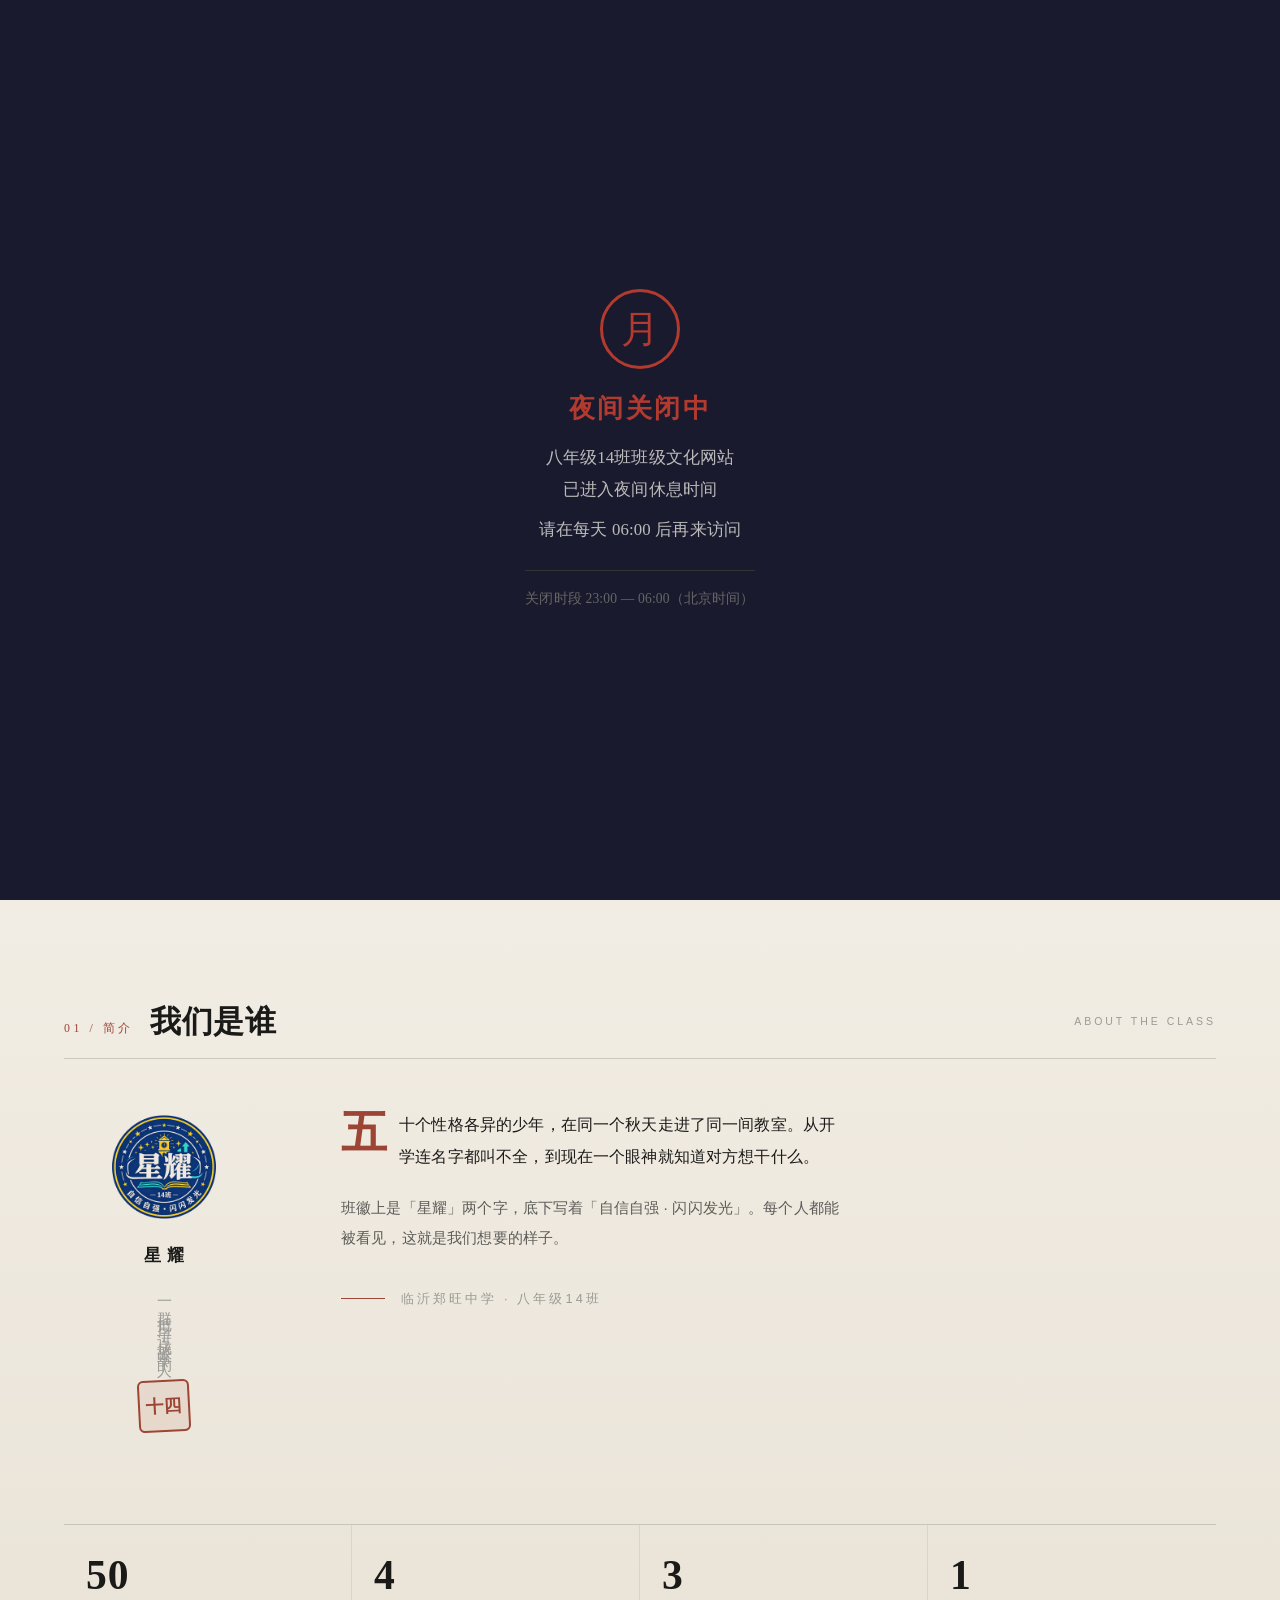
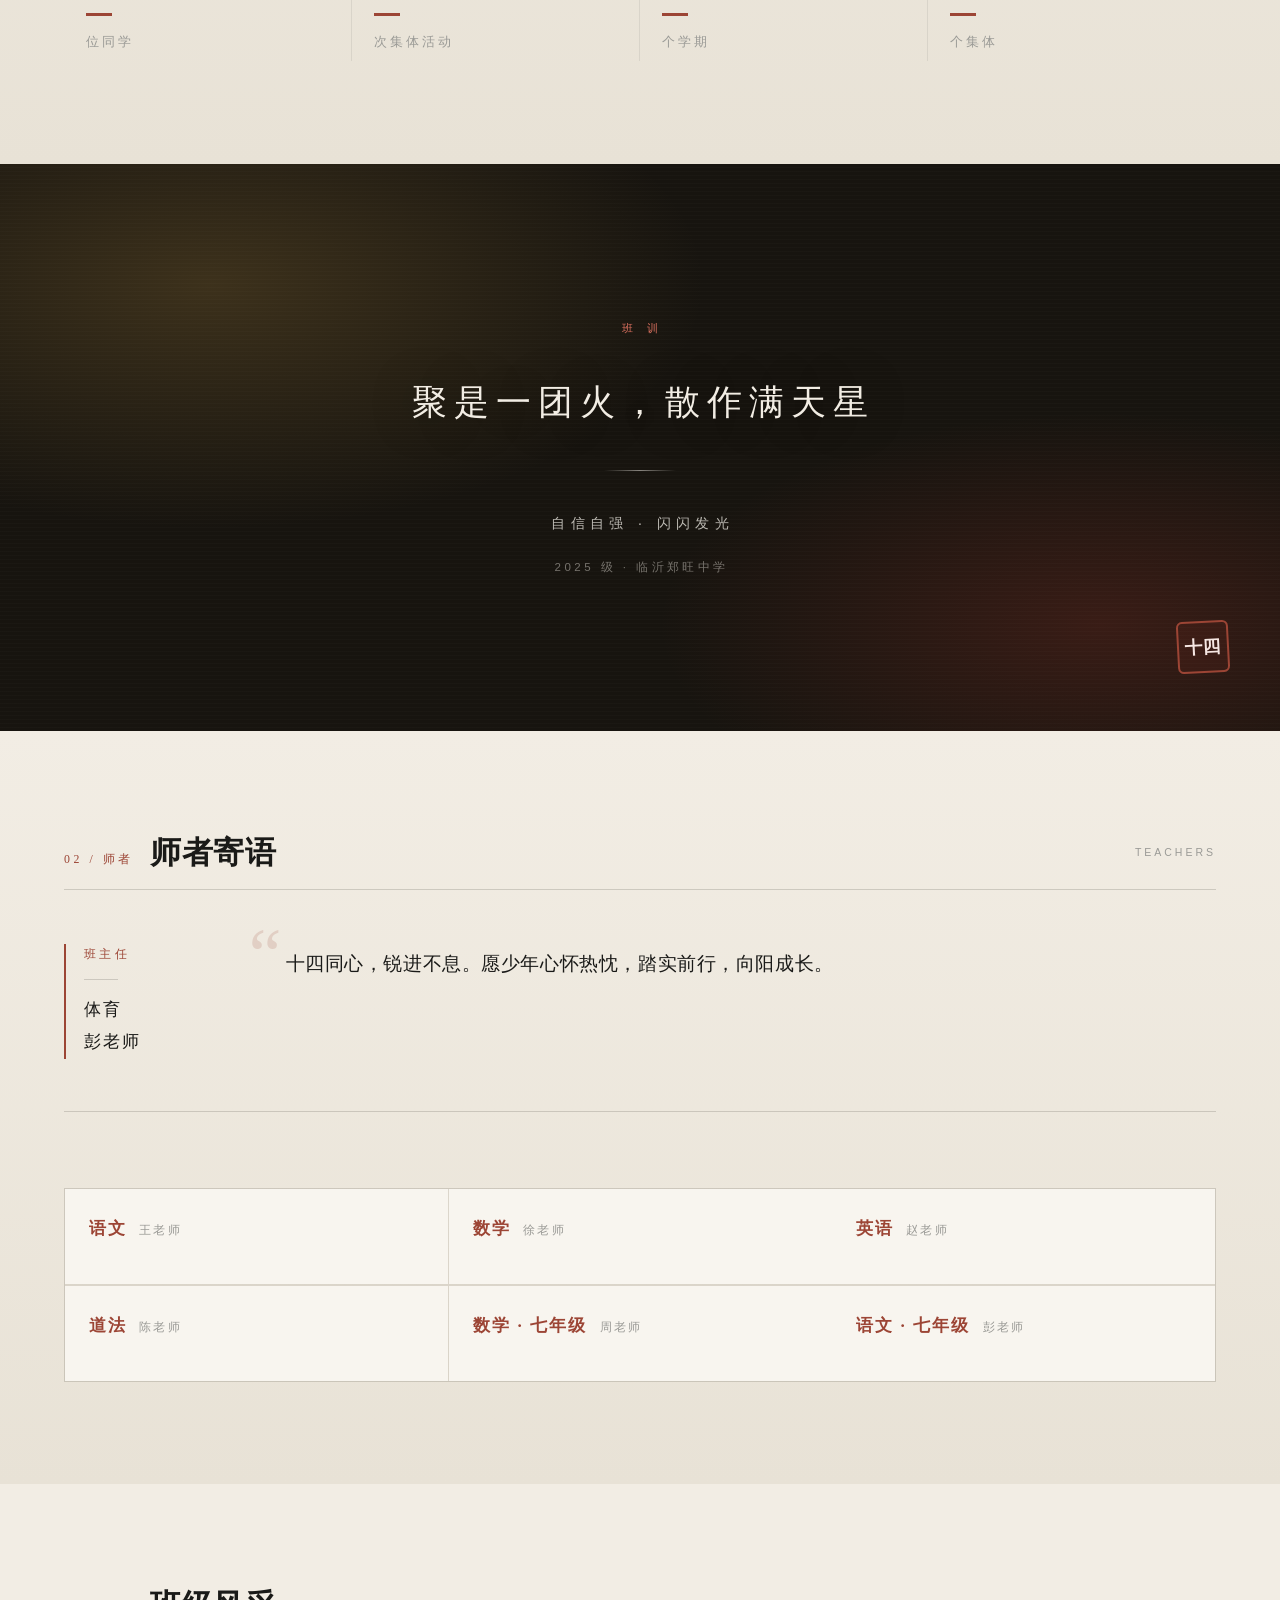
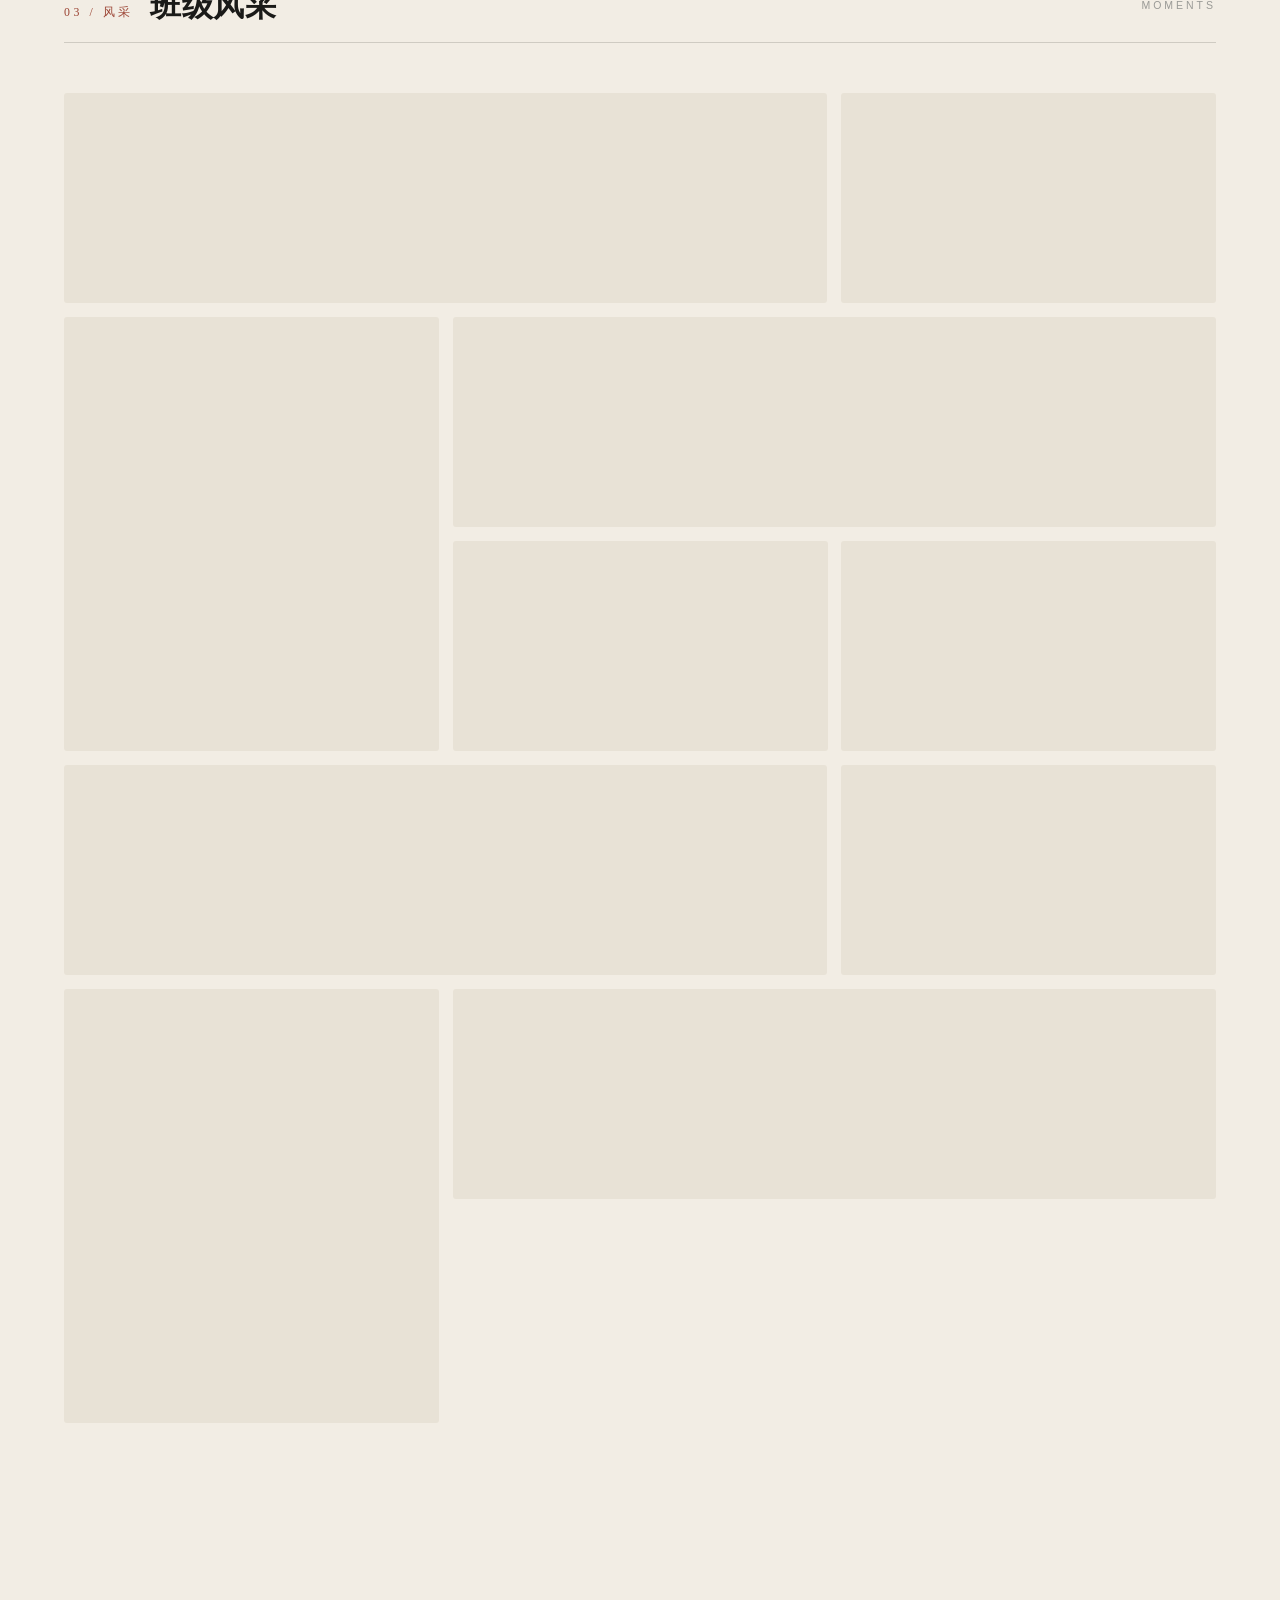
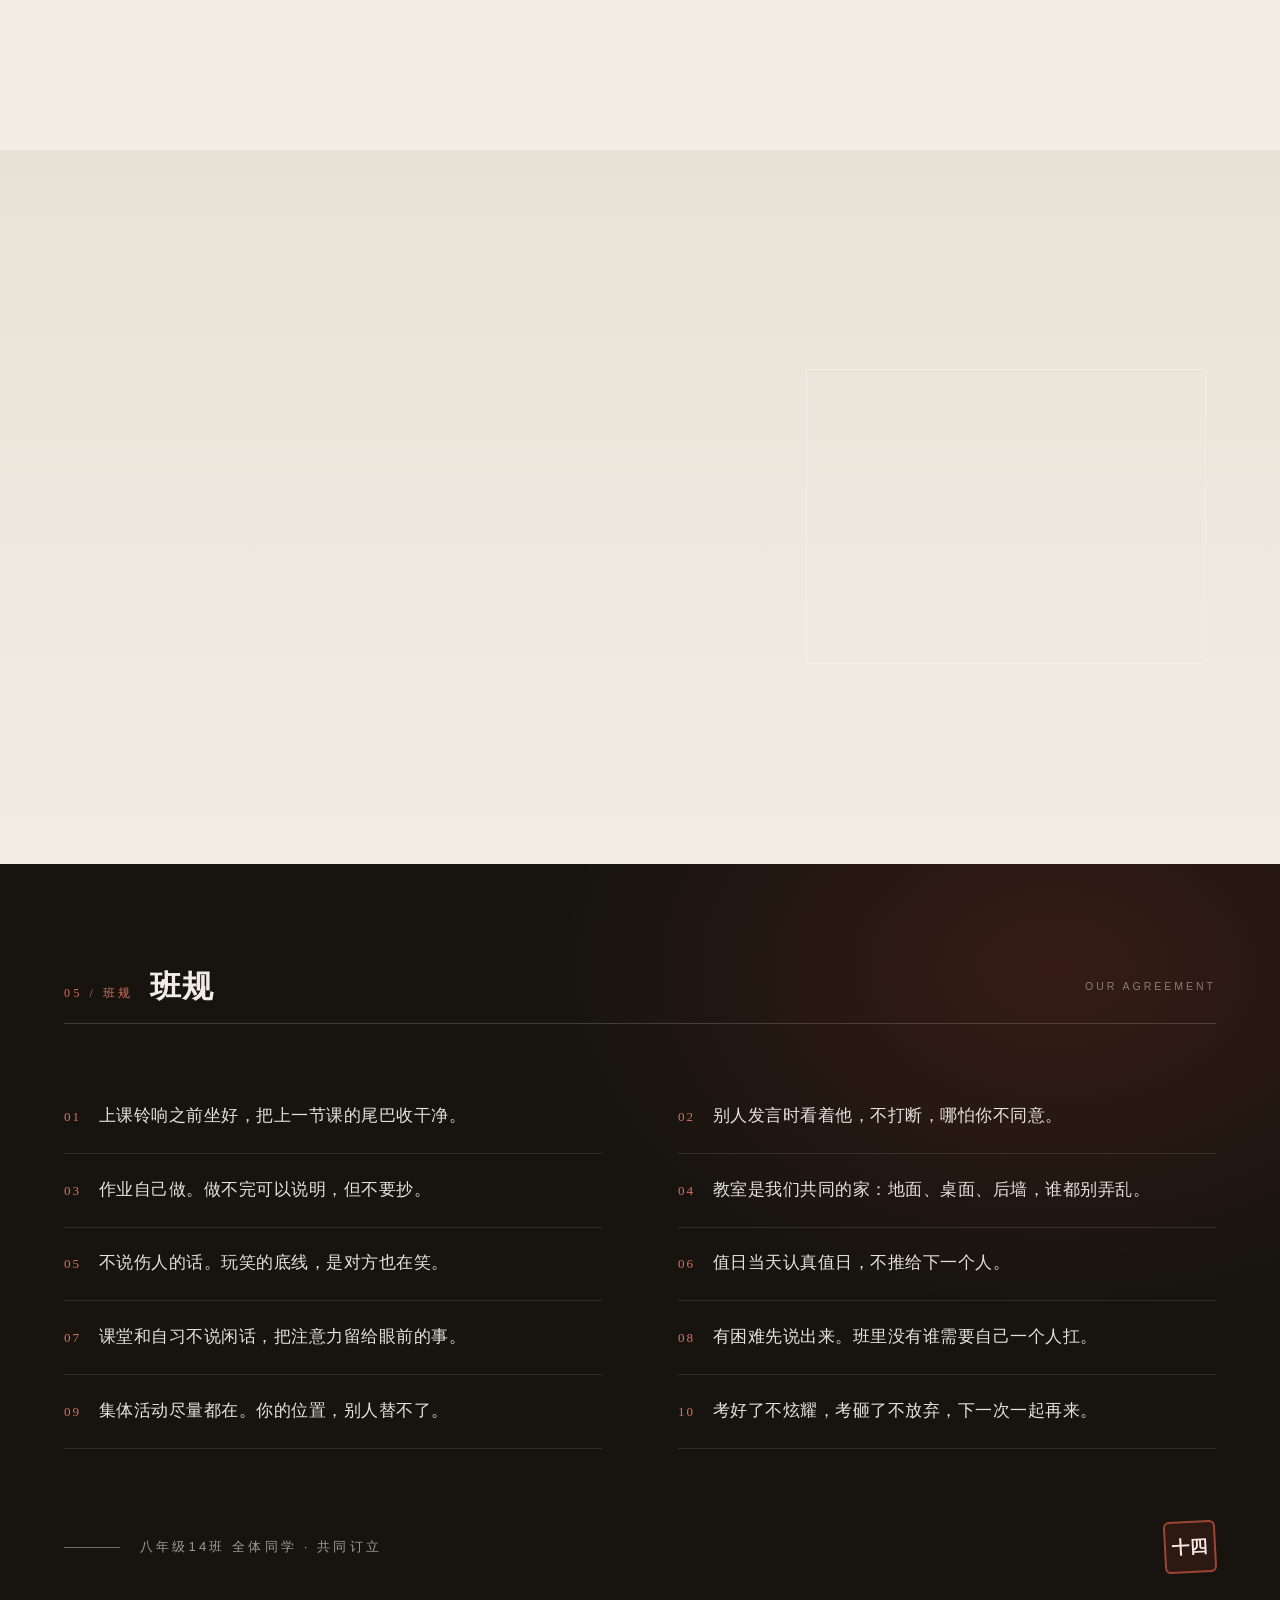
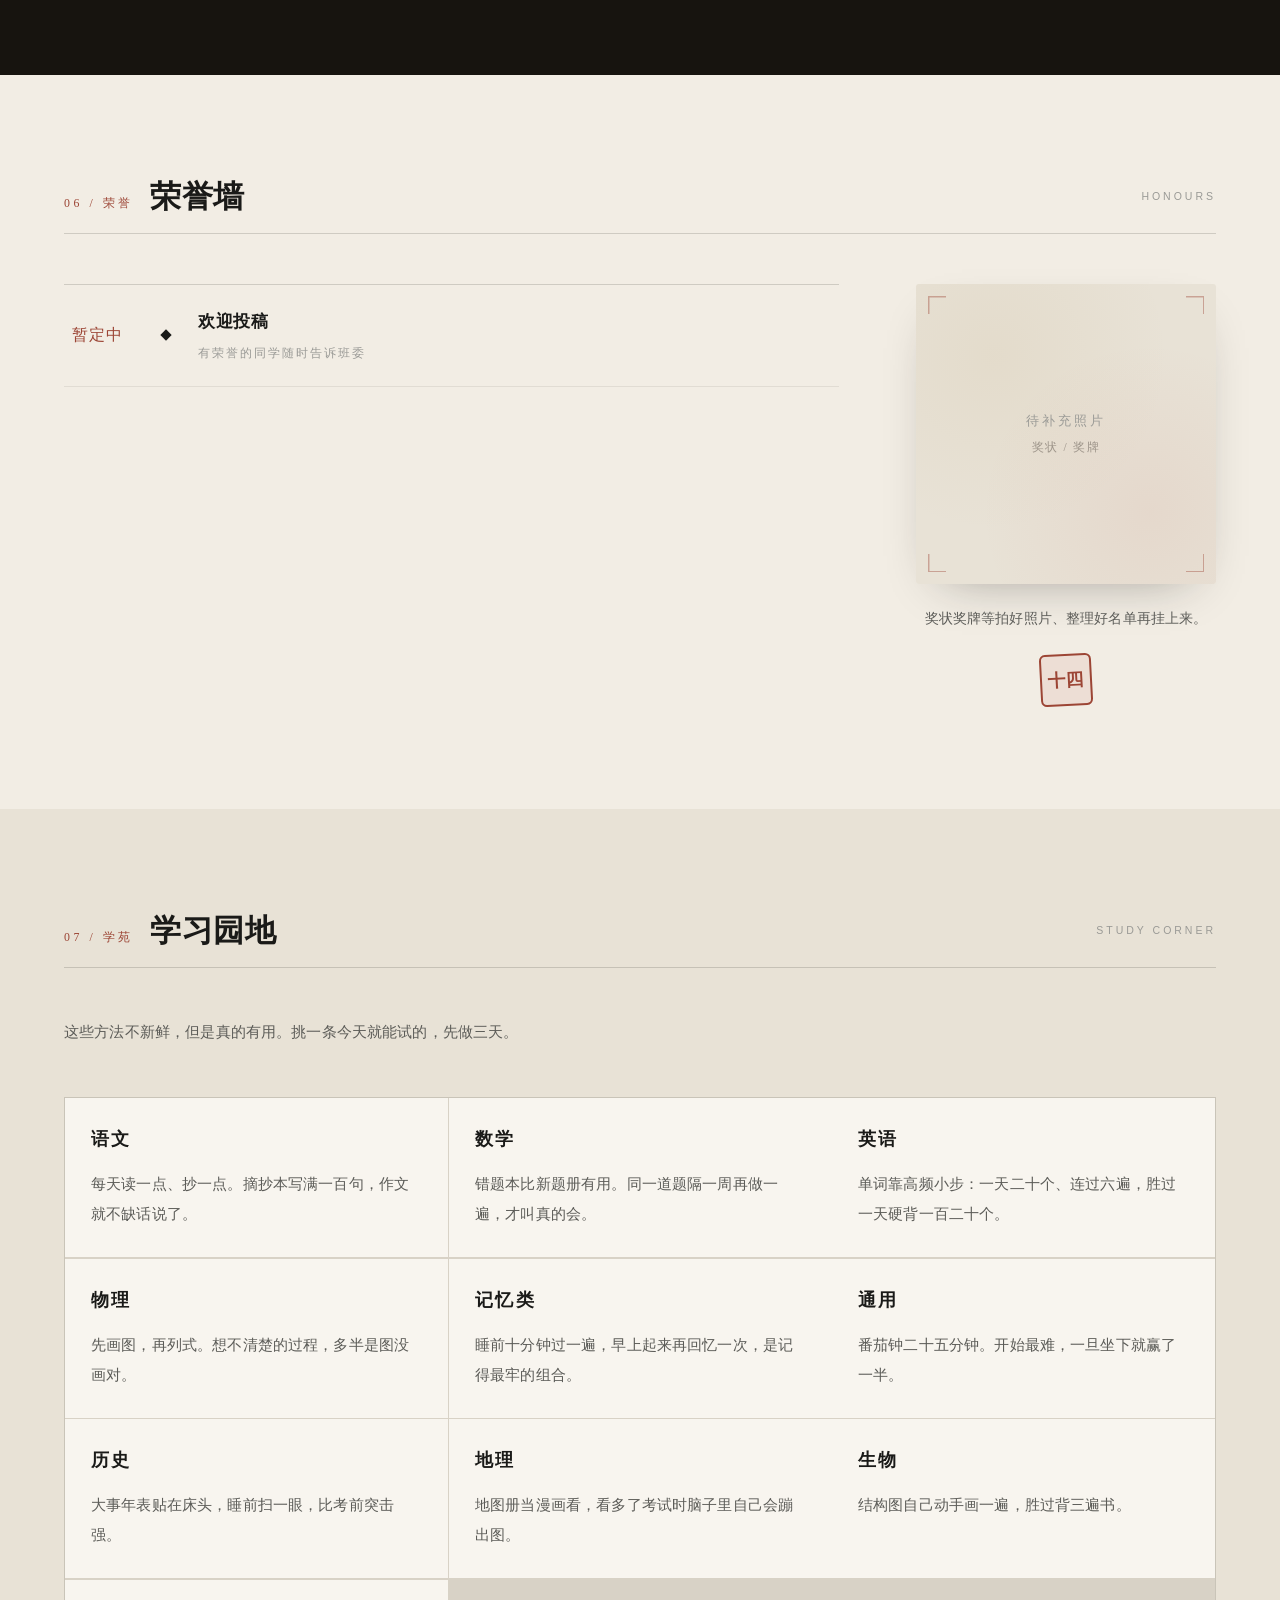
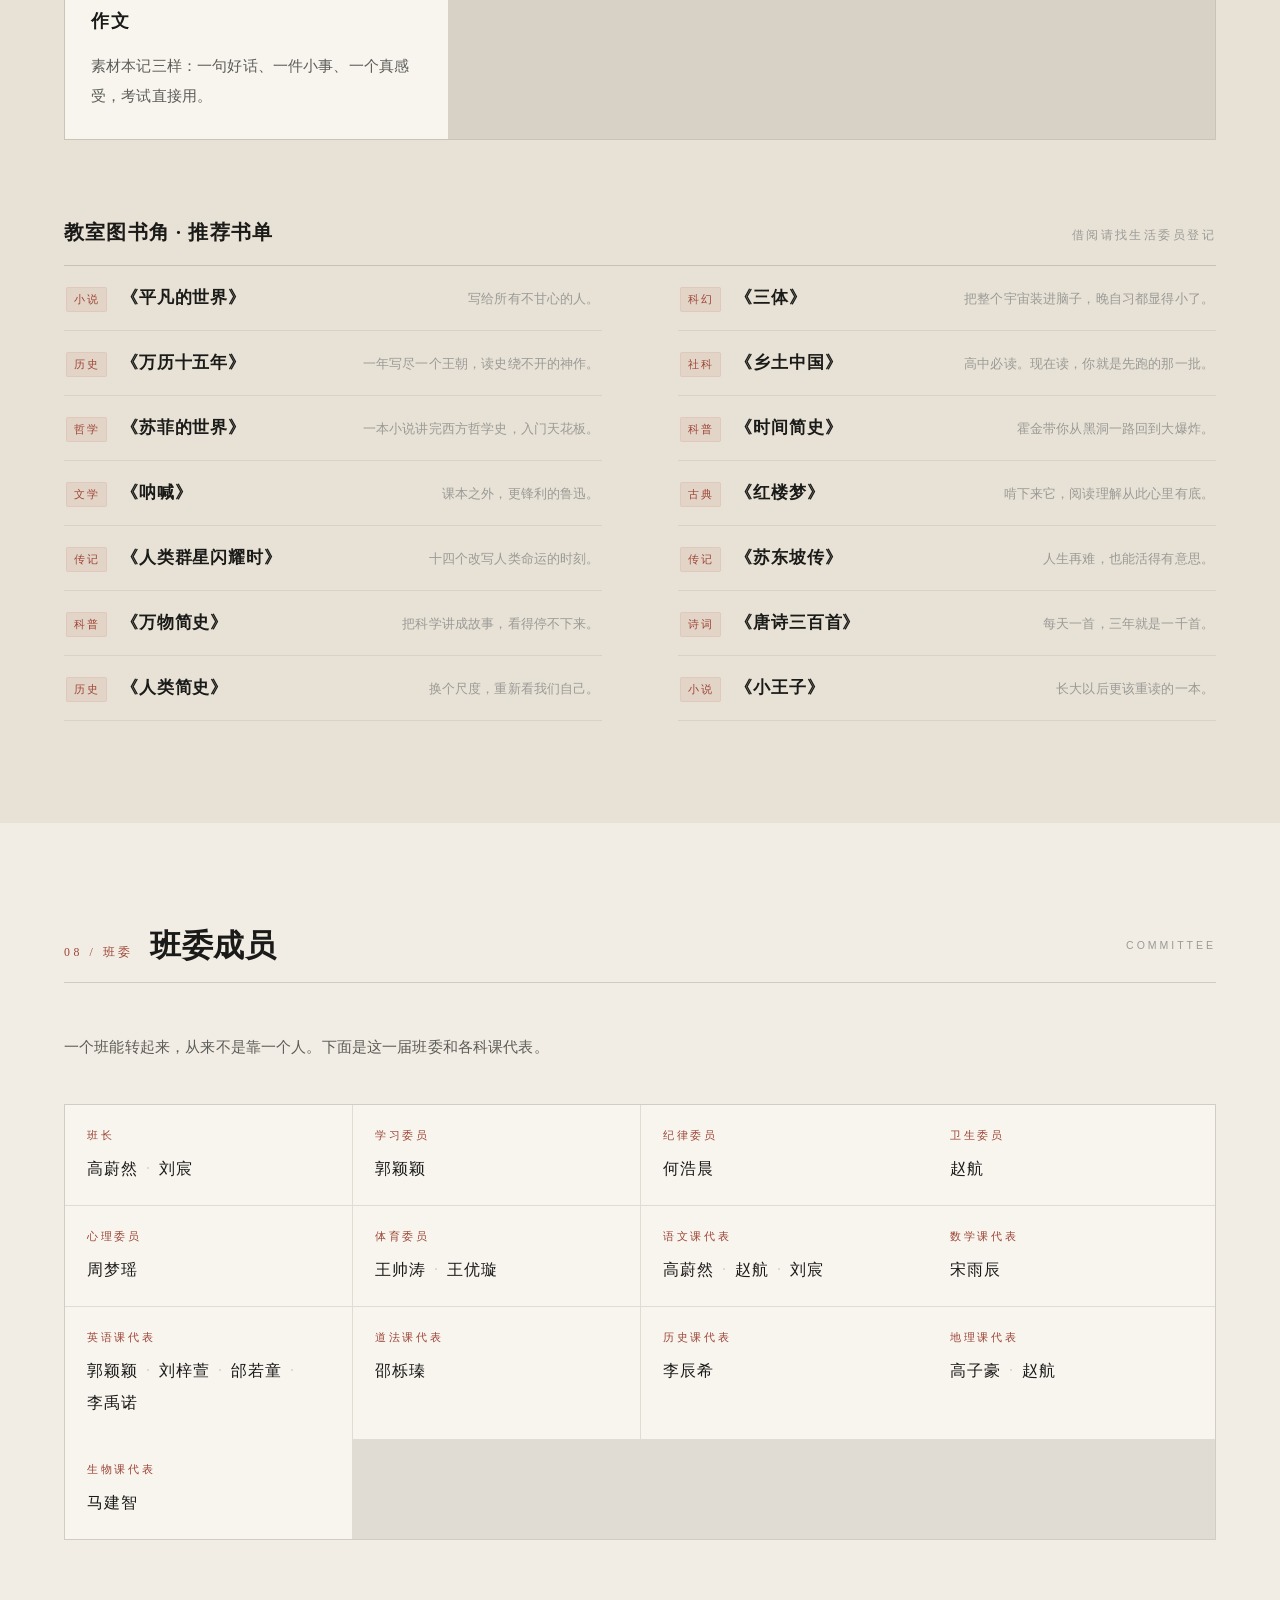
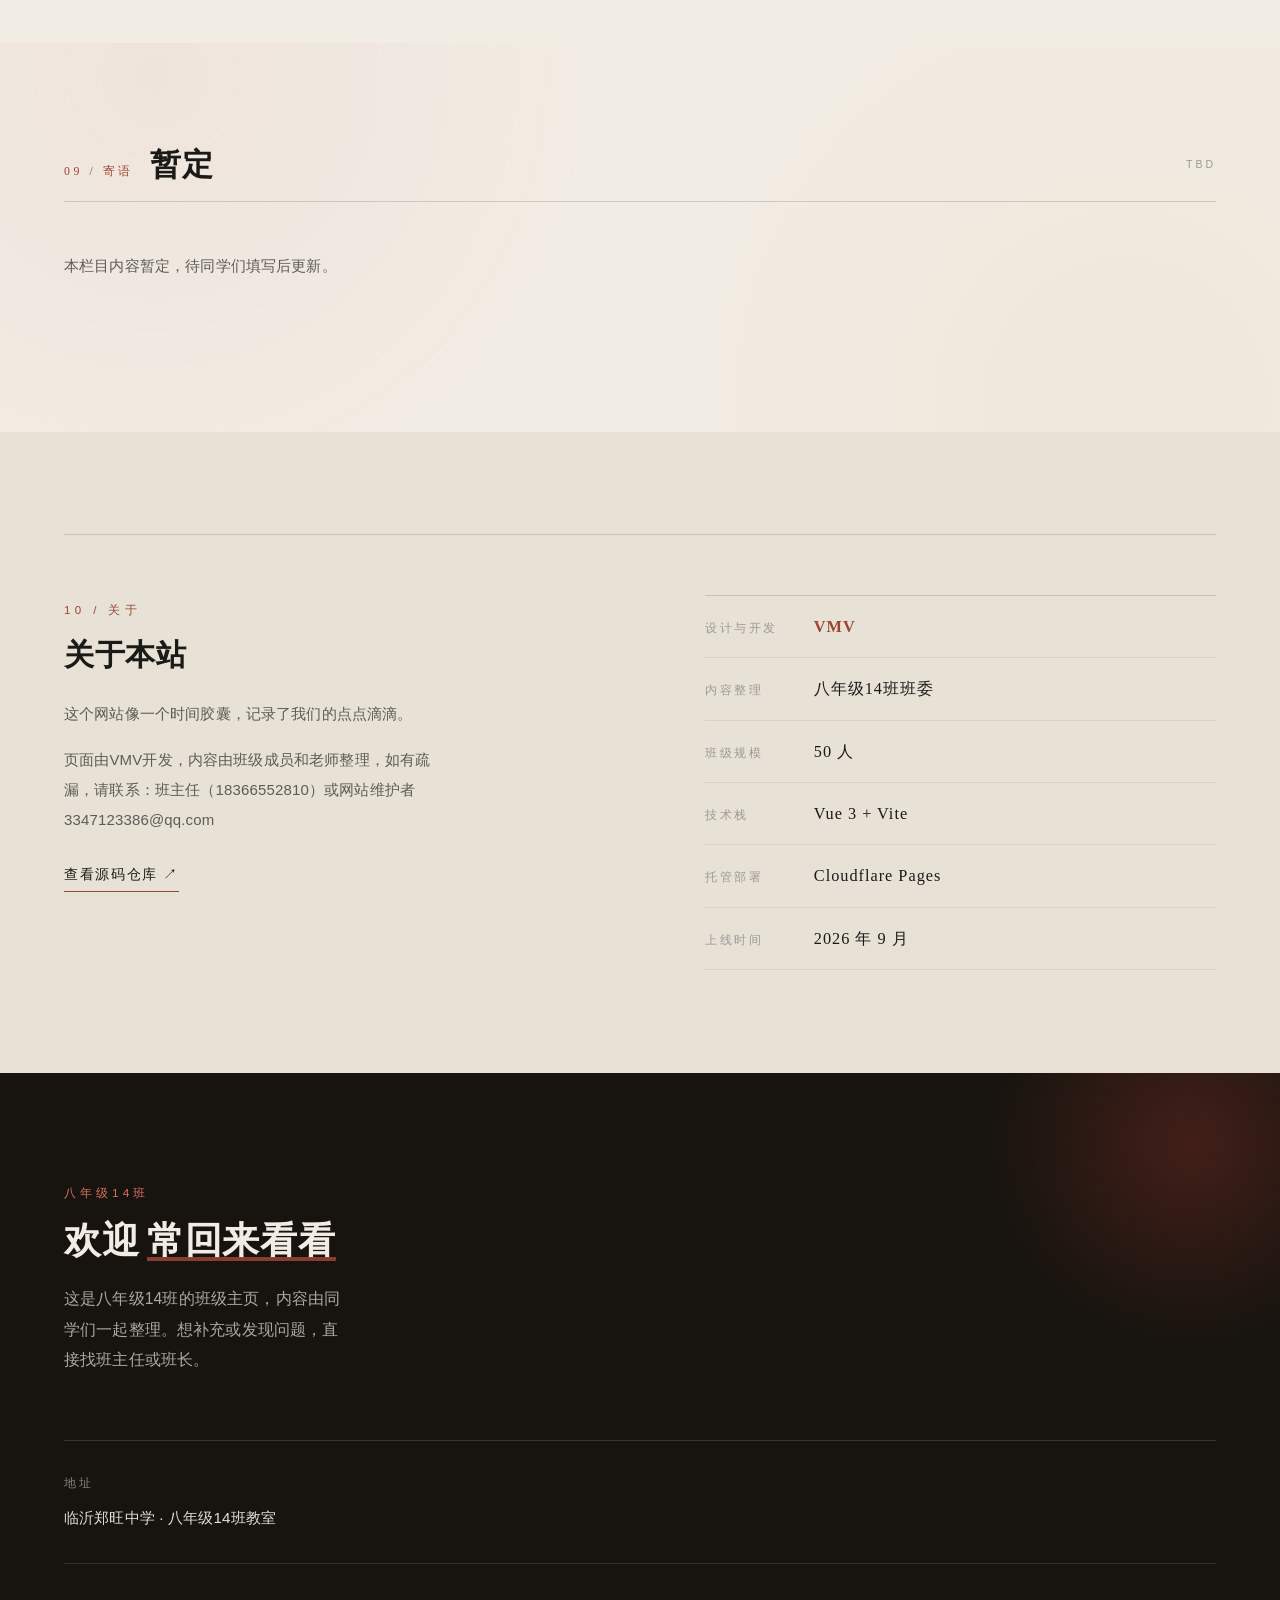
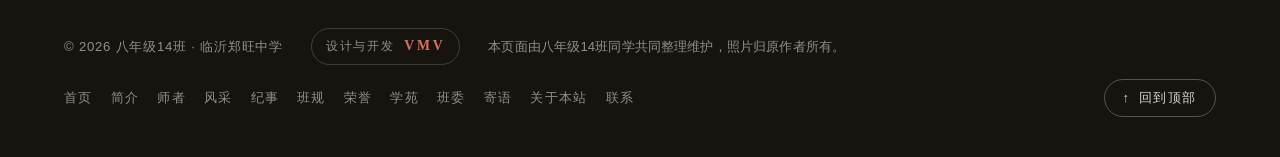
<file: index.html>
<!DOCTYPE html>
<html lang="zh-CN">
  <head>
    <meta charset="UTF-8" />
    <meta name="viewport" content="width=device-width, initial-scale=1.0" />
    <meta name="description" content="临沂郑旺中学八年级14班班级文化展示网站 —— 记录我们一起走过的日子" />
    <meta name="theme-color" content="#F7F4ED" />
    <link
      rel="icon"
      href="data:image/svg+xml,%3Csvg xmlns='http://www.w3.org/2000/svg' viewBox='0 0 64 64'%3E%3Crect width='64' height='64' rx='8' fill='%23F7F4ED'/%3E%3Crect x='6.5' y='6.5' width='51' height='51' rx='5' fill='none' stroke='%23B23A2E' stroke-width='3'/%3E%3Ctext x='32' y='44' font-size='34' text-anchor='middle' fill='%23B23A2E' font-family='serif'%3E%E5%8D%81%3C/text%3E%3C/svg%3E"
    />
    <link rel="apple-touch-icon" href="/photos/logo.png" />
    <meta property="og:title" content="临沂郑旺中学 八年级14班 · 班级文化" />
    <meta property="og:description" content="五十个人的三年，记录我们一起走过的日子" />
    <meta property="og:image" content="/photos/classroom-group.jpg" />
    <meta property="og:type" content="website" />
    <title>临沂郑旺中学 八年级14班 · 班级文化</title>
    <script type="module" crossorigin src="/assets/index-CoPFNLUR.js"></script>
    <link rel="stylesheet" crossorigin href="/assets/index-BYSKwtIt.css">
    <script>
    (function(){
      var now=new Date();
      var fmt=new Intl.DateTimeFormat('en-US',{timeZone:'Asia/Shanghai',hour:'numeric',hour12:false});
      var h=parseInt(fmt.format(now),10)%24;
      if(h>=23||h<6){
        document.querySelectorAll('script[type="module"]').forEach(function(s){s.remove();});
        window.__NS=true;
      }
    })();
    </script>
    <script>
    (function(){
      if(window.__NS) return;
      function prep(img){
        if(img.hasAttribute('loading')||img.dataset.ld) return;
        img.dataset.ld='1';
        img.setAttribute('loading','lazy');
        img.setAttribute('decoding','async');
      }
      new MutationObserver(function(muts){
        for(const m of muts){
          for(const n of m.addedNodes){
            if(n.nodeType!==1) continue;
            if(n.tagName==='IMG') prep(n);
            else if(n.querySelectorAll) n.querySelectorAll('img').forEach(prep);
          }
        }
      }).observe(document.documentElement,{childList:true,subtree:true});
    })();
    </script>
  </head>
  <body>
    <script>
    if(window.__NS){
      document.title='夜间关闭 · 八年级14班';
      document.write('<div style="position:fixed;top:0;left:0;width:100vw;height:100vh;z-index:99999;background:#1a1a2e;color:#F7F4ED;font-family:Georgia,serif;display:flex;align-items:center;justify-content:center;text-align:center;padding:2rem"><div style="max-width:480px"><div style="width:80px;height:80px;margin:0 auto 1.5rem;border:3px solid #B23A2E;border-radius:50%;display:flex;align-items:center;justify-content:center"><span style="font-size:2.4rem;color:#B23A2E;line-height:1">月</span></div><h1 style="font-size:1.6rem;color:#B23A2E;margin-bottom:1rem;letter-spacing:.1em">夜间关闭中</h1><p style="font-size:1.05rem;line-height:1.9;color:#bbb">八年级14班班级文化网站<br>已进入夜间休息时间</p><p style="margin-top:.5rem;font-size:1.05rem;line-height:1.9;color:#bbb">请在每天 06:00 后再来访问</p><div style="margin-top:1.5rem;font-size:.85rem;color:#666;border-top:1px solid #333;padding-top:1rem">关闭时段 23:00 — 06:00（北京时间）</div></div></div>');
    }
    </script>
    <div id="app"></div>
  </body>
</html>
</file>
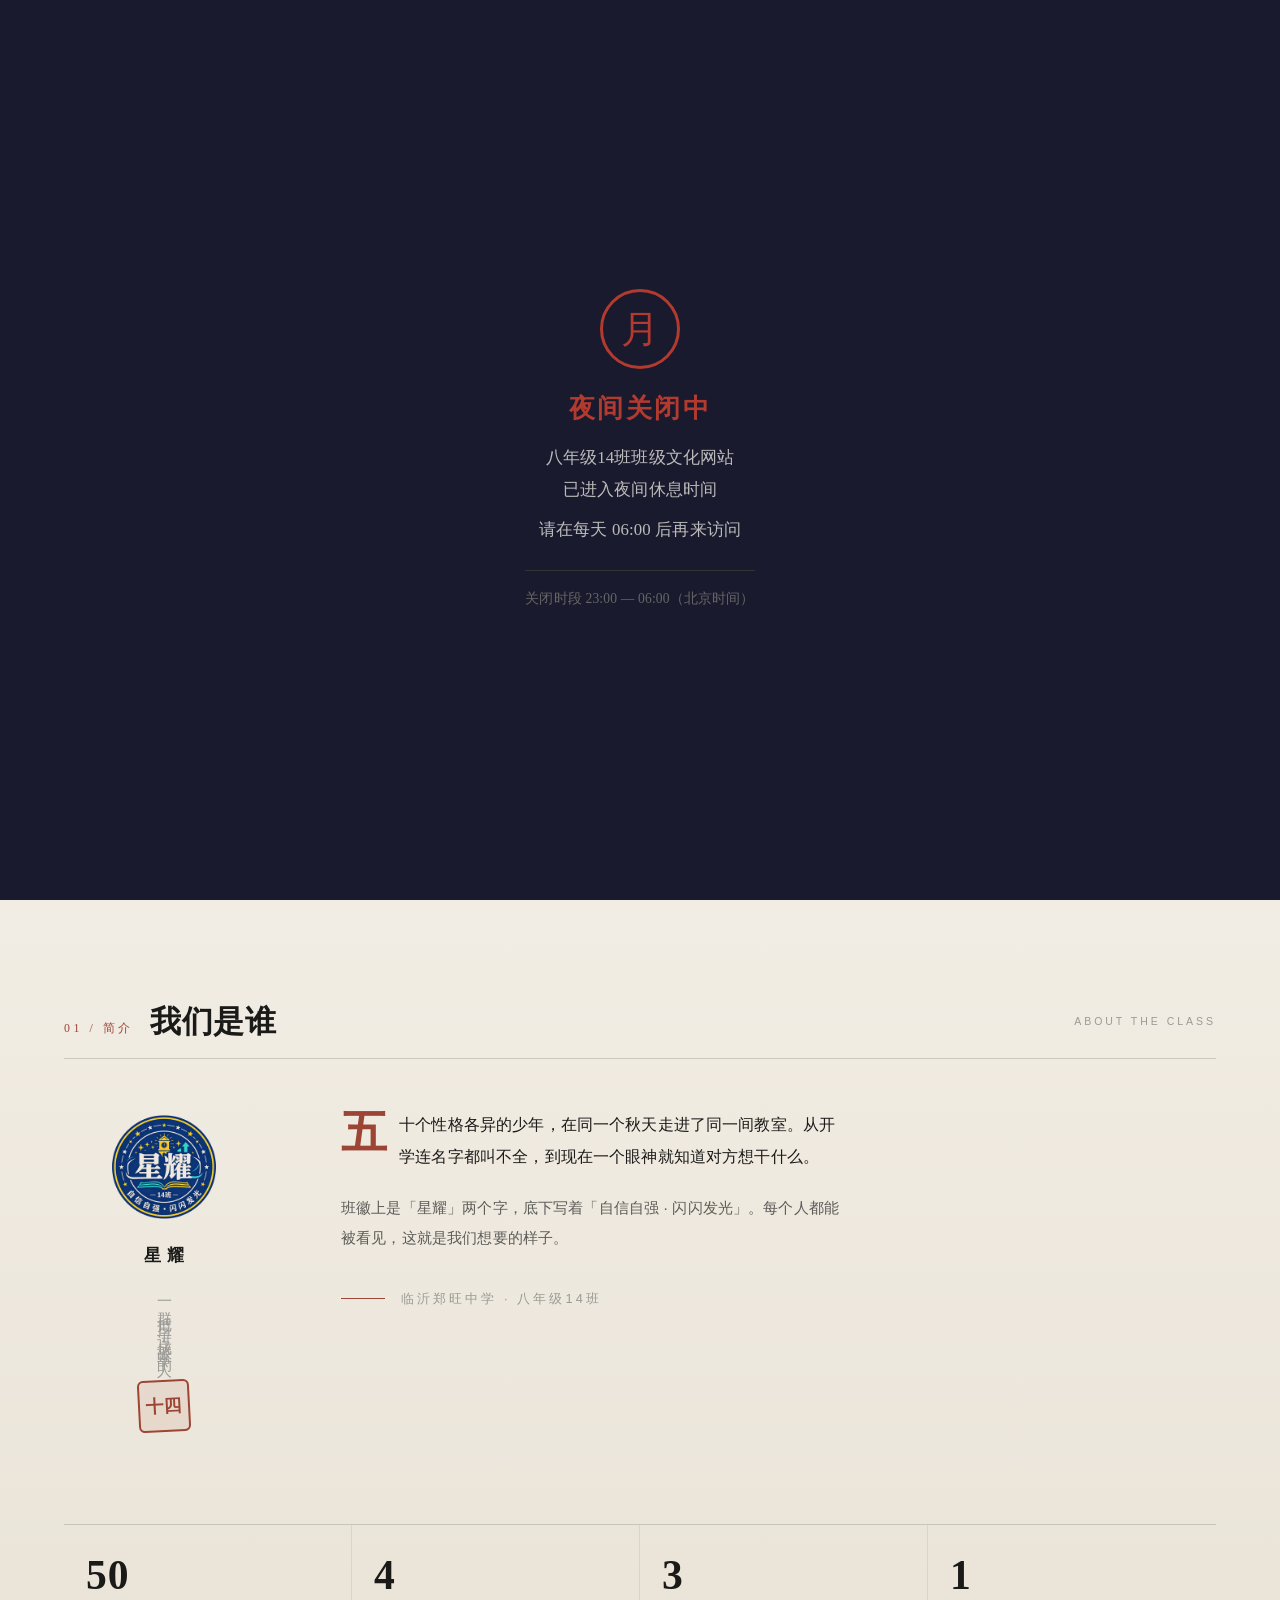
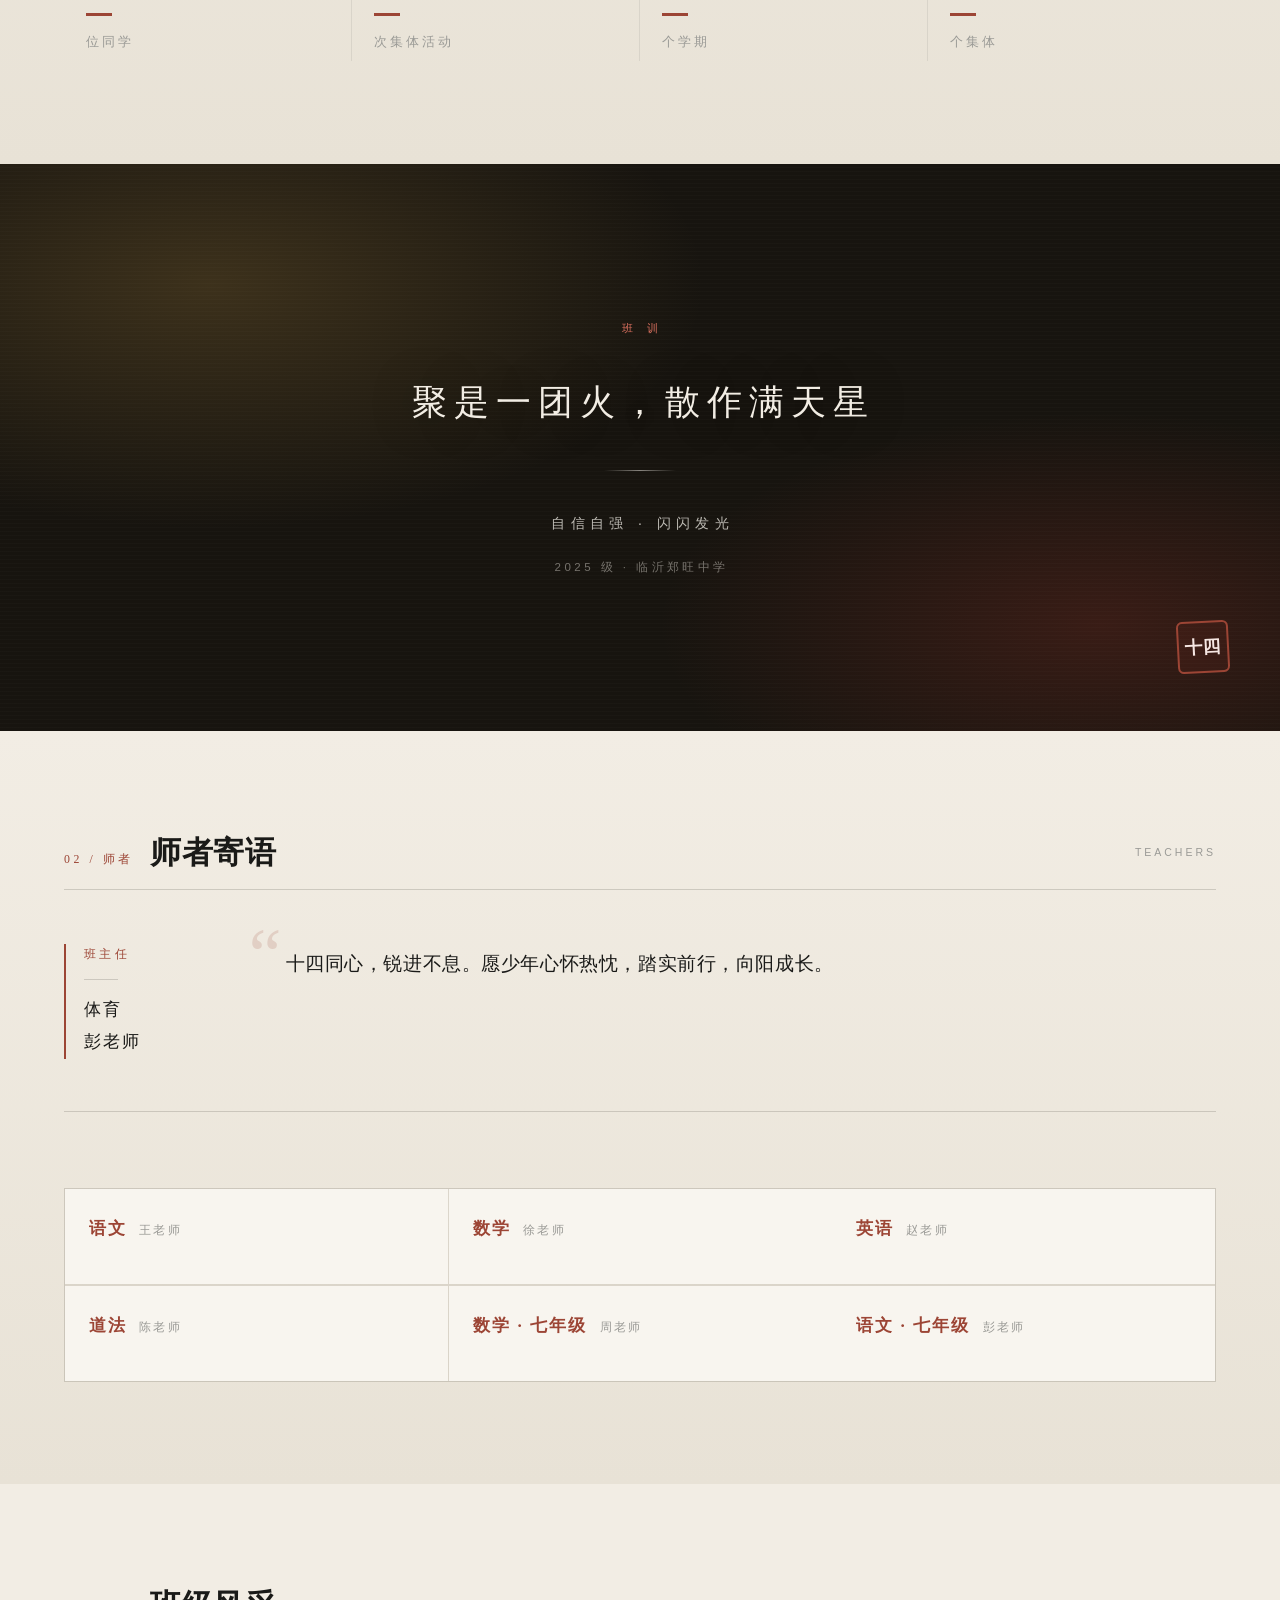
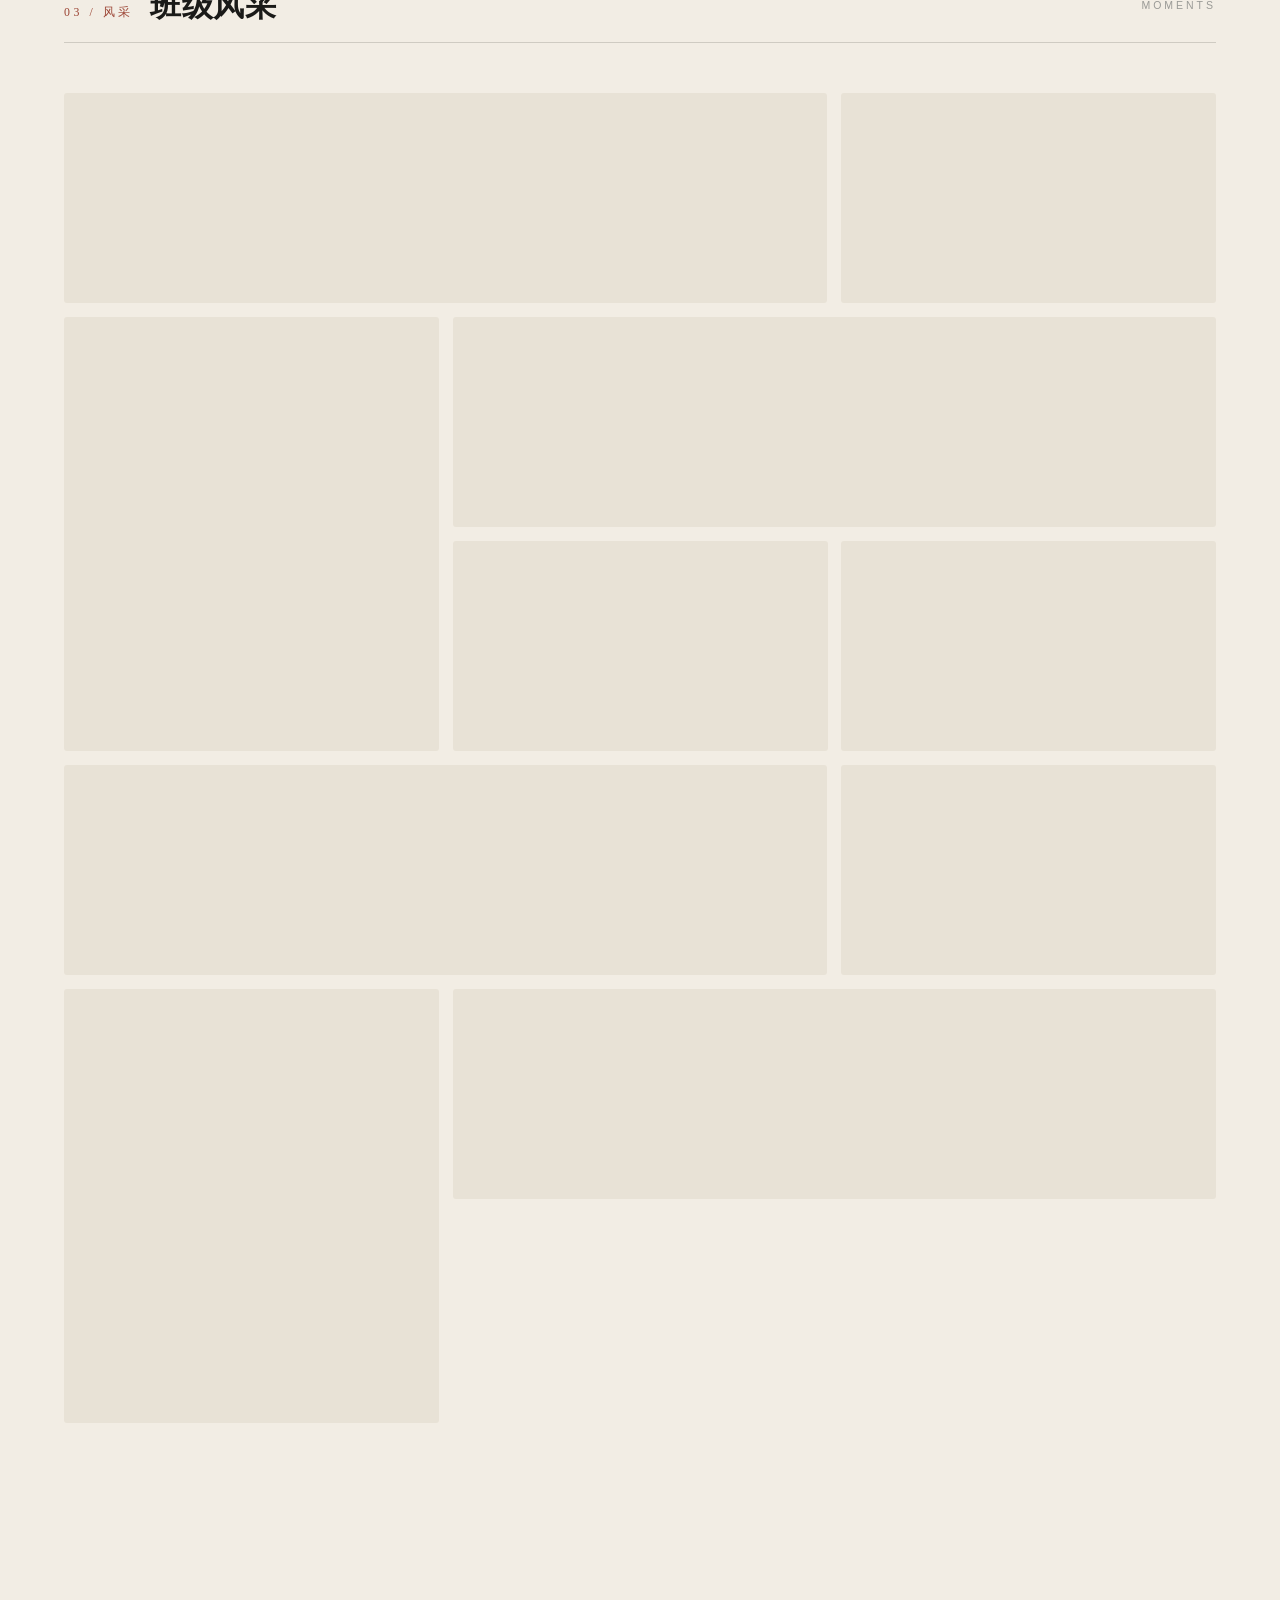
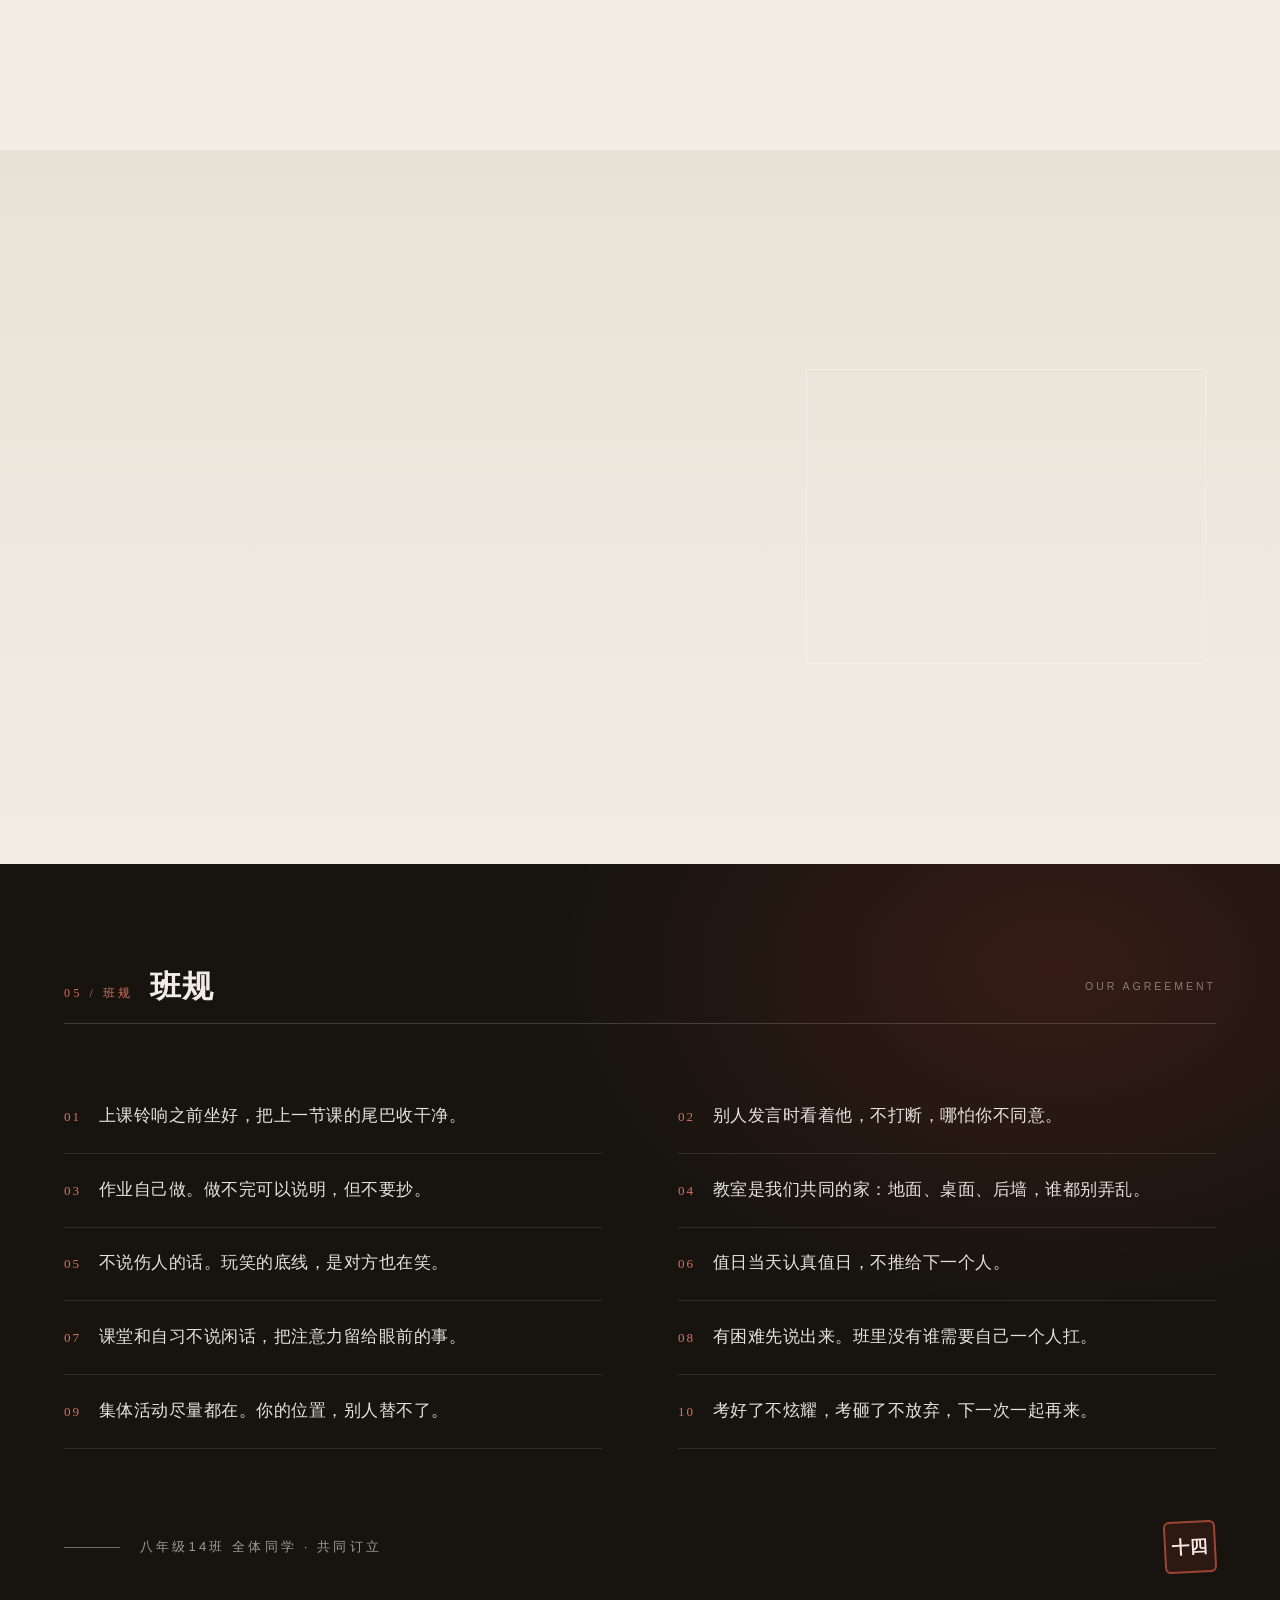
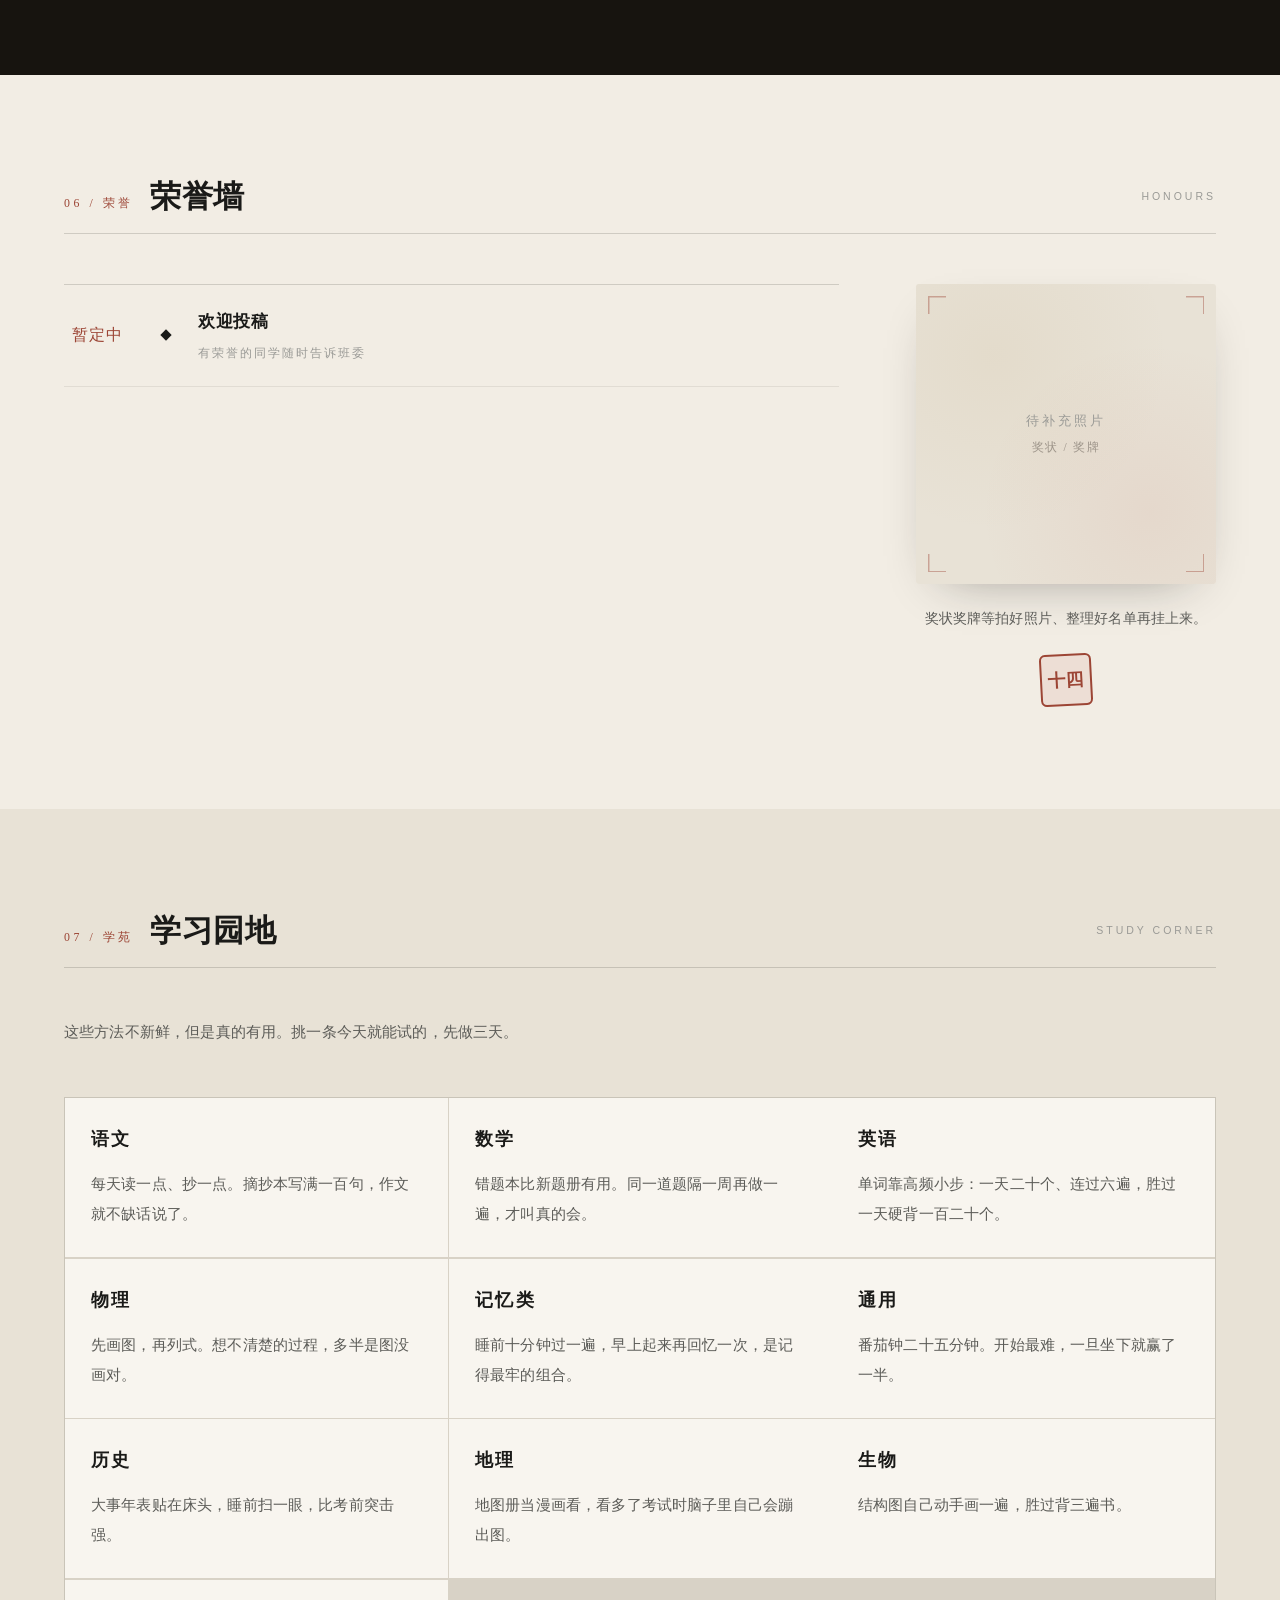
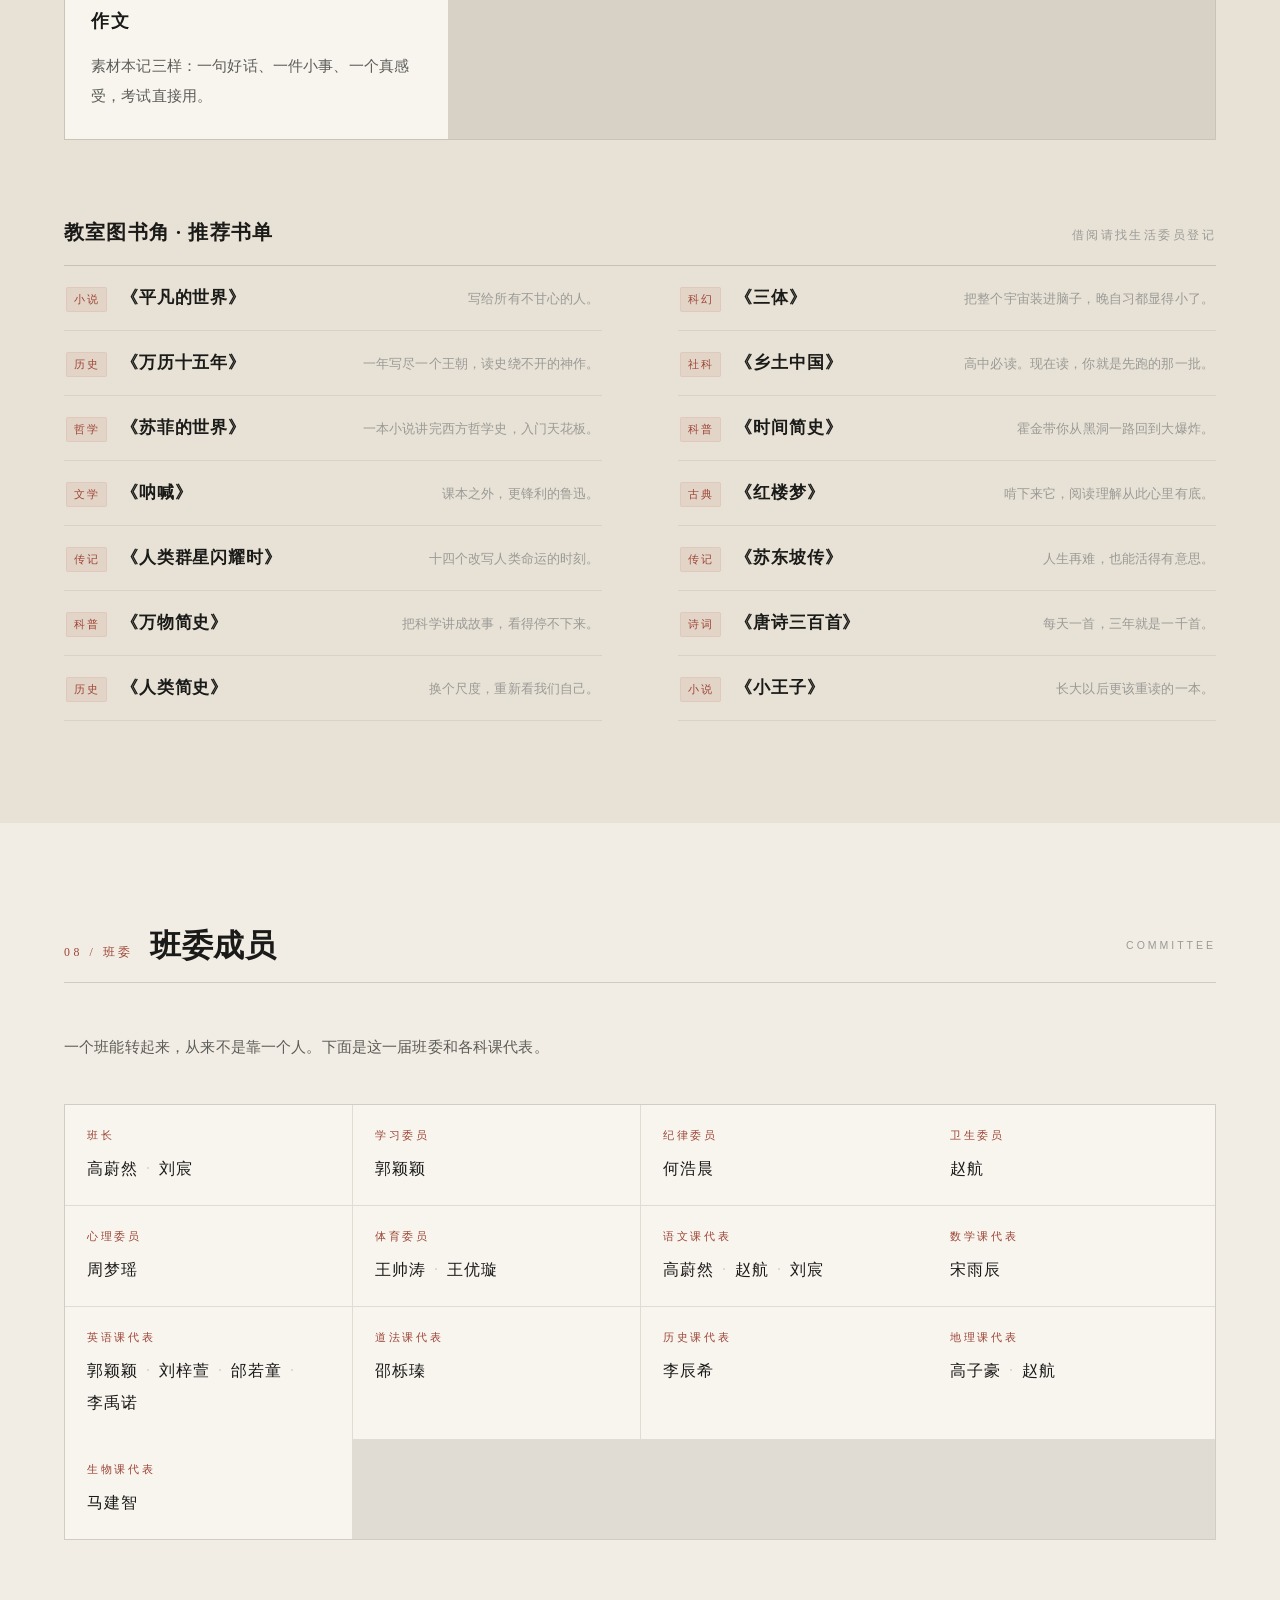
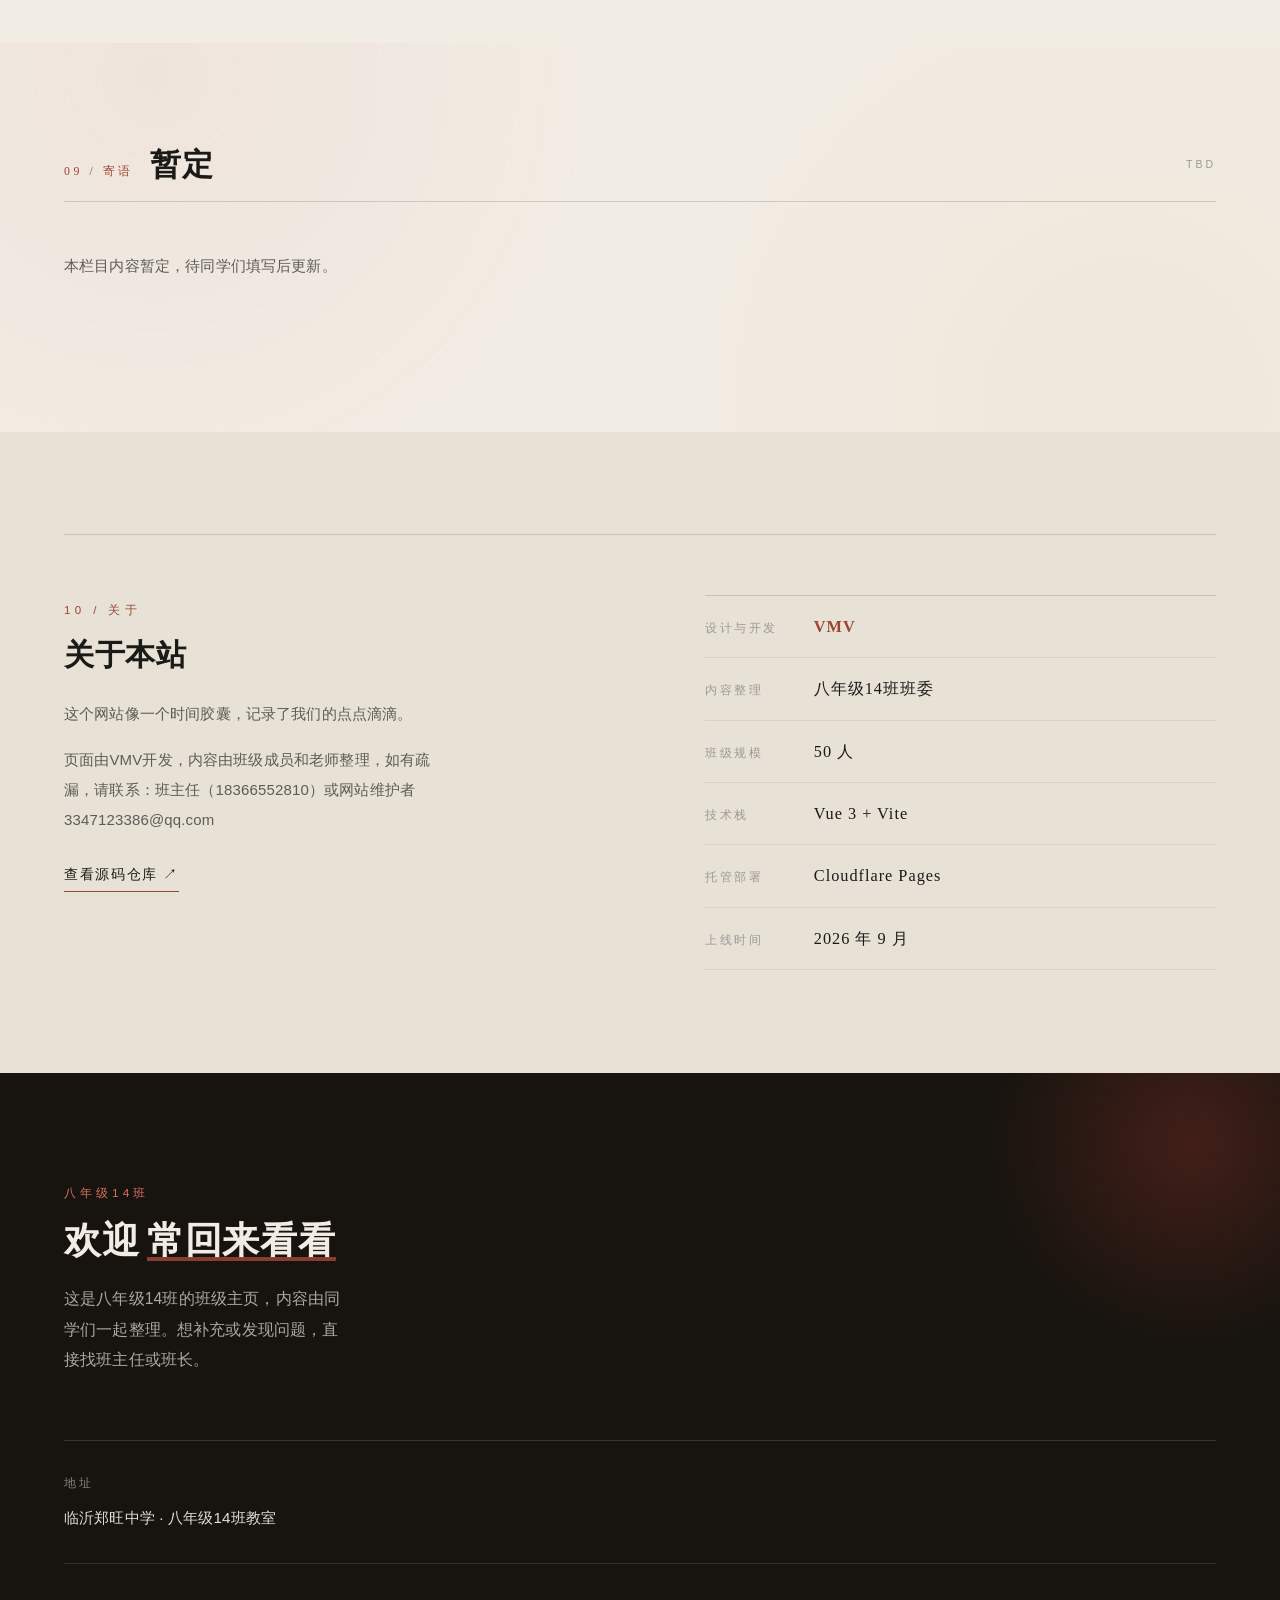
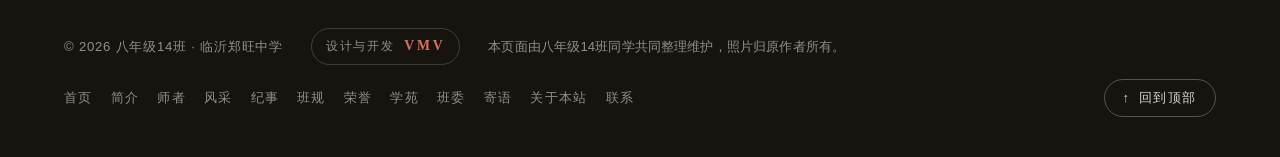
<file: docs/index.html>
<!DOCTYPE html>
<html lang="zh-CN">
  <head>
    <meta charset="UTF-8" />
    <meta name="viewport" content="width=device-width, initial-scale=1.0" />
    <meta name="description" content="临沂郑旺中学八年级14班班级文化展示网站 —— 记录我们一起走过的日子" />
    <meta name="theme-color" content="#F7F4ED" />
    <link
      rel="icon"
      href="data:image/svg+xml,%3Csvg xmlns='http://www.w3.org/2000/svg' viewBox='0 0 64 64'%3E%3Crect width='64' height='64' rx='8' fill='%23F7F4ED'/%3E%3Crect x='6.5' y='6.5' width='51' height='51' rx='5' fill='none' stroke='%23B23A2E' stroke-width='3'/%3E%3Ctext x='32' y='44' font-size='34' text-anchor='middle' fill='%23B23A2E' font-family='serif'%3E%E5%8D%81%3C/text%3E%3C/svg%3E"
    />
    <link rel="apple-touch-icon" href="/photos/logo.png" />
    <meta property="og:title" content="临沂郑旺中学 八年级14班 · 班级文化" />
    <meta property="og:description" content="四十八个人的三年，记录我们一起走过的日子" />
    <meta property="og:image" content="/photos/classroom-group.jpg" />
    <meta property="og:type" content="website" />
    <title>临沂郑旺中学 八年级14班 · 班级文化</title>
    <script type="module" crossorigin src="/assets/index-CoPFNLUR.js"></script>
    <link rel="stylesheet" crossorigin href="/assets/index-BYSKwtIt.css">
    <script>
    (function(){
      var now=new Date();
      var fmt=new Intl.DateTimeFormat('en-US',{timeZone:'Asia/Shanghai',hour:'numeric',hour12:false});
      var h=parseInt(fmt.format(now),10)%24;
      if(h>=23||h<6){
        document.querySelectorAll('script[type="module"]').forEach(function(s){s.remove();});
        window.__NS=true;
      }
    })();
    </script>
    <script>
    (function(){
      if(window.__NS) return;
      function prep(img){
        if(img.hasAttribute('loading')||img.dataset.ld) return;
        img.dataset.ld='1';
        img.setAttribute('loading','lazy');
        img.setAttribute('decoding','async');
      }
      new MutationObserver(function(muts){
        for(const m of muts){
          for(const n of m.addedNodes){
            if(n.nodeType!==1) continue;
            if(n.tagName==='IMG') prep(n);
            else if(n.querySelectorAll) n.querySelectorAll('img').forEach(prep);
          }
        }
      }).observe(document.documentElement,{childList:true,subtree:true});
    })();
    </script>
  </head>
  <body>
    <script>
    if(window.__NS){
      document.title='夜间关闭 · 八年级14班';
      document.write('<div style="position:fixed;top:0;left:0;width:100vw;height:100vh;z-index:99999;background:#1a1a2e;color:#F7F4ED;font-family:Georgia,serif;display:flex;align-items:center;justify-content:center;text-align:center;padding:2rem"><div style="max-width:480px"><div style="width:80px;height:80px;margin:0 auto 1.5rem;border:3px solid #B23A2E;border-radius:50%;display:flex;align-items:center;justify-content:center"><span style="font-size:2.4rem;color:#B23A2E;line-height:1">月</span></div><h1 style="font-size:1.6rem;color:#B23A2E;margin-bottom:1rem;letter-spacing:.1em">夜间关闭中</h1><p style="font-size:1.05rem;line-height:1.9;color:#bbb">八年级14班班级文化网站<br>已进入夜间休息时间</p><p style="margin-top:.5rem;font-size:1.05rem;line-height:1.9;color:#bbb">请在每天 06:00 后再来访问</p><div style="margin-top:1.5rem;font-size:.85rem;color:#666;border-top:1px solid #333;padding-top:1rem">关闭时段 23:00 — 06:00（北京时间）</div></div></div>');
    }
    </script>
    <div id="app"></div>
    <script>
    if(!window.__NS){
      var SG=[{n:'心似烟火',s:'心似烟火.mp3'},{n:'星茶会',s:'星茶会.mp3'},{n:'风摇盛夏',s:'风摇盛夏.mp3'},{n:'3:30PM',s:'3_30PM.mp3'}];
      var ci=0,au=new Audio();au.preload='auto';
      var I={play:'<svg viewBox="0 0 24 24" width="15" height="15"><path d="M8 5v14l11-7z" fill="currentColor"/></svg>',pause:'<svg viewBox="0 0 24 24" width="15" height="15"><path d="M6 5h4v14H6zm8 0h4v14h-4z" fill="currentColor"/></svg>',next:'<svg viewBox="0 0 24 24" width="13" height="13"><path d="M6 6h2v12H6zm3.5 6L18 18V6z" fill="currentColor"/></svg>',prev:'<svg viewBox="0 0 24 24" width="13" height="13"><path d="M16 6h2v12h-2zM6 18l8.5-6L6 6z" fill="currentColor"/></svg>',fold:'<svg viewBox="0 0 24 24" width="13" height="13"><path d="M19 6.41L17.59 5 12 10.59 6.41 5 5 6.41 10.59 12 5 17.59 6.41 19 12 13.41 17.59 19 19 17.59 13.41 12z" fill="currentColor"/></svg>',note:'<svg viewBox="0 0 24 24" width="18" height="18"><path d="M12 3v10.55A4 4 0 1 0 14 17V7h4V3z" fill="currentColor"/></svg>'};
      var css='#mp{position:fixed;right:16px;bottom:16px;z-index:99998;font-family:Georgia,serif;user-select:none}';
      css+='.mp-box{display:flex;align-items:center;gap:10px;background:rgba(247,244,237,.96);border:1px solid rgba(178,58,46,.25);border-radius:30px;padding:6px 10px 6px 16px;box-shadow:0 6px 24px rgba(0,0,0,.14)}';
      css+='.mp-mini{position:relative;width:36px;height:36px;border-radius:50%;background:#B23A2E;color:#fff;display:flex;align-items:center;justify-content:center;cursor:pointer;box-shadow:0 3px 12px rgba(178,58,46,.4);border:none;transition:.2s}';
      css+='.mp-mini:hover{transform:scale(1.08)}';
      css+='.mp-mini.on::after{content:"";position:absolute;inset:0;border-radius:50%;box-shadow:0 0 0 0 rgba(178,58,46,.45);animation:mpp 1.6s ease-out infinite}';
      css+='@keyframes mpp{0%{box-shadow:0 0 0 0 rgba(178,58,46,.45)}100%{box-shadow:0 0 0 12px rgba(178,58,46,0)}}';
      css+='.mp-name{font-size:13px;color:#B23A2E;max-width:88px;overflow:hidden;white-space:nowrap;text-overflow:ellipsis;cursor:pointer}';
      css+='.mp-prog{width:60px;height:3px;background:rgba(178,58,46,.18);border-radius:2px;overflow:hidden}';
      css+='.mp-bar{height:100%;width:0;background:#B23A2E}';
      css+='.mp-btn{width:26px;height:26px;border-radius:50%;background:rgba(178,58,46,.12);color:#B23A2E;display:flex;align-items:center;justify-content:center;cursor:pointer;border:none;transition:.15s;flex-shrink:0}';
      css+='.mp-btn:hover{background:rgba(178,58,46,.25)}';
      css+='.mp-btn.big{background:#B23A2E;color:#fff}';
      css+='.mp-btn.big:hover{background:#9c4535}';
      css+=' .hide{display:none!important}';
      var st=document.createElement('style');st.textContent=css;document.head.appendChild(st);
      var mp=document.createElement('div');mp.id='mp';
      mp.innerHTML='<button class="mp-mini"></button><div class="mp-box hide"><span class="mp-name"></span><div class="mp-prog"><div class="mp-bar"></div></div><button class="mp-btn mp-prev"></button><button class="mp-btn big mp-play"></button><button class="mp-btn mp-next"></button><button class="mp-btn mp-fold"></button></div>';
      document.body.appendChild(mp);
      var mini=mp.querySelector('.mp-mini'),box=mp.querySelector('.mp-box'),nmEl=mp.querySelector('.mp-name'),pbEl=mp.querySelector('.mp-bar'),playEl=mp.querySelector('.mp-play'),prevEl=mp.querySelector('.mp-prev'),nextEl=mp.querySelector('.mp-next'),foldEl=mp.querySelector('.mp-fold');
      mini.innerHTML=I.note;prevEl.innerHTML=I.prev;nextEl.innerHTML=I.next;foldEl.innerHTML=I.fold;
      function syncIcon(){playEl.innerHTML=au.paused?I.play:I.pause;mini.classList.toggle('on',!au.paused);}
      function load(){au.src='/music/'+encodeURIComponent(SG[ci].s);nmEl.textContent=SG[ci].n;}
      function next(){ci=(ci+1)%SG.length;load();au.play();}
      function prev(){ci=(ci-1+SG.length)%SG.length;load();au.play();}
      mini.addEventListener('click',function(){box.classList.remove('hide');mini.classList.add('hide');un();});
      foldEl.addEventListener('click',function(){box.classList.add('hide');mini.classList.remove('hide');});
      playEl.addEventListener('click',function(){if(au.paused)au.play();else au.pause();});
      nextEl.addEventListener('click',next);
      prevEl.addEventListener('click',prev);
      nmEl.addEventListener('click',next);
      au.addEventListener('timeupdate',function(){if(au.duration)pbEl.style.width=(au.currentTime/au.duration*100)+'%';});
      au.addEventListener('ended',next);
      au.addEventListener('play',syncIcon);
      au.addEventListener('pause',syncIcon);
      au.addEventListener('playing',syncIcon);
      load();syncIcon();
      var evs=['pointerdown','touchstart','pointermove','wheel','keydown'];
      var un=function(){if(au.muted){au.muted=false;if(au.paused)au.play();}evs.forEach(function(e){document.removeEventListener(e,un);});};
      var p=au.play();
      if(p&&p.then){p.catch(function(){au.muted=true;var q=au.play();if(q&&q.then)q.catch(function(){});evs.forEach(function(e){document.addEventListener(e,un,{passive:true});});});}
    }
    </script>
  </body>
</html>
</file>
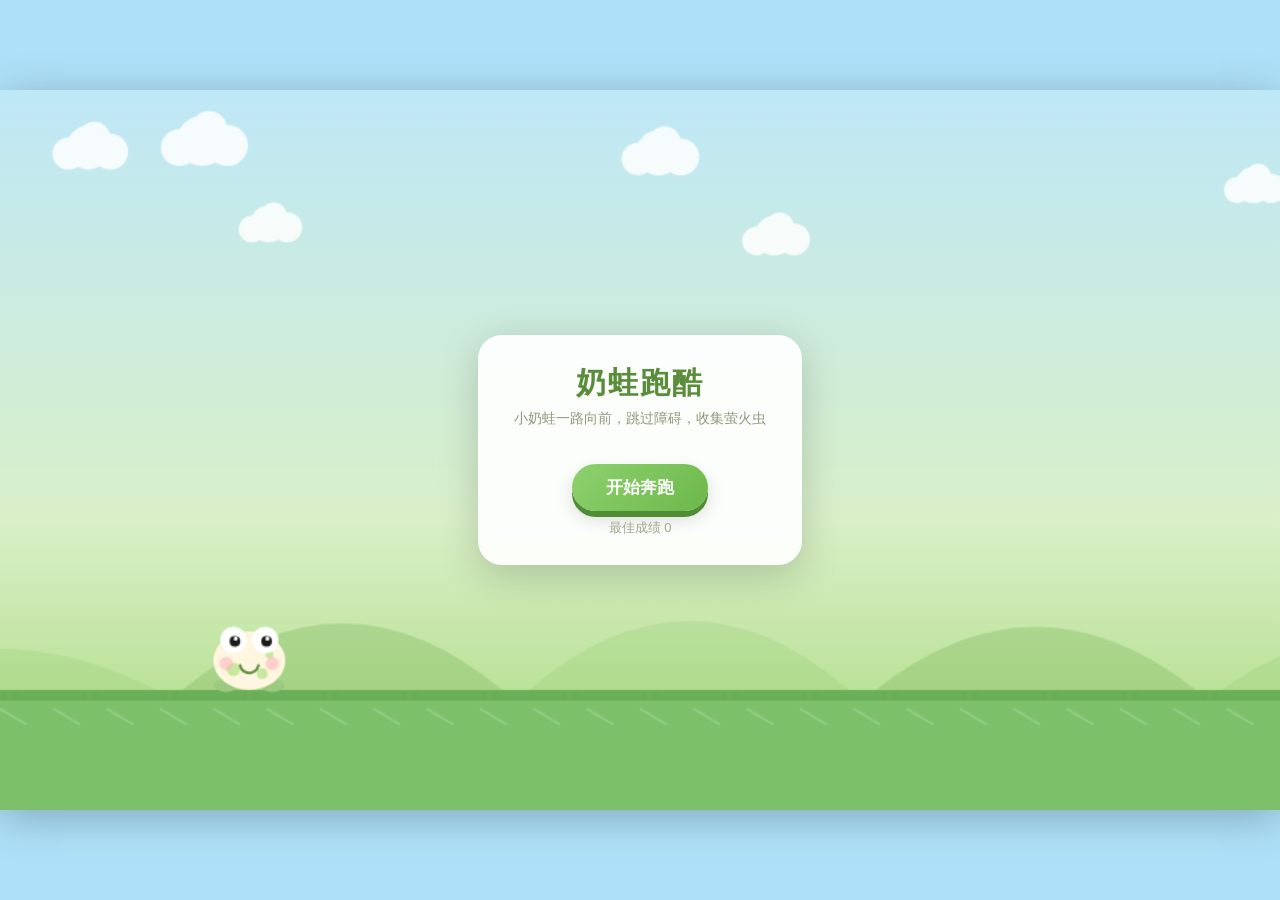
<file: docs/naiwa/index.html>
<!DOCTYPE html>
<html lang="zh-CN">
<head>
<meta charset="UTF-8">
<meta name="viewport" content="width=device-width, initial-scale=1.0, maximum-scale=1.0, user-scalable=no">
<title>奶蛙跑酷 · Naiwa Run</title>
<style>
*{margin:0;padding:0;box-sizing:border-box;-webkit-tap-highlight-color:transparent}
html,body{width:100%;height:100%;overflow:hidden;background:#aee1f9;font-family:-apple-system,BlinkMacSystemFont,"PingFang SC","Microsoft YaHei",sans-serif;user-select:none}
#wrap{position:relative;width:100%;height:100%;display:flex;align-items:center;justify-content:center}
#game{display:block;max-width:100%;max-height:100%;background:#aee1f9;border-radius:0;box-shadow:0 8px 40px rgba(0,0,0,.25)}
.overlay{position:absolute;inset:0;display:flex;flex-direction:column;align-items:center;justify-content:center;pointer-events:none}
.overlay .card{background:rgba(255,255,255,.92);backdrop-filter:blur(6px);border-radius:24px;padding:28px 36px;text-align:center;box-shadow:0 10px 40px rgba(0,0,0,.18);pointer-events:auto;max-width:90%}
.overlay h1{font-size:30px;color:#5a8d3a;letter-spacing:2px;margin-bottom:6px}
.overlay .sub{font-size:14px;color:#8a9a7a;margin-bottom:20px}
.overlay .scorebig{font-size:54px;font-weight:800;color:#ffb84d;text-shadow:0 3px 0 #d99a30;line-height:1;margin:8px 0}
.overlay .best{font-size:13px;color:#a0a890;margin-top:8px}
.btn{display:inline-block;margin-top:16px;padding:12px 34px;background:linear-gradient(135deg,#8ed16f,#6cb84a);color:#fff;border:none;border-radius:30px;font-size:17px;font-weight:600;cursor:pointer;box-shadow:0 6px 0 #4f8d35,0 8px 18px rgba(0,0,0,.15);transition:transform .08s,box-shadow .08s}
.btn:active{transform:translateY(4px);box-shadow:0 2px 0 #4f8d35,0 4px 10px rgba(0,0,0,.15)}
.btn.alt{background:linear-gradient(135deg,#ffc56b,#ff9d3a);box-shadow:0 6px 0 #d97a1f,0 8px 18px rgba(0,0,0,.15)}
.btn.alt:active{box-shadow:0 2px 0 #d97a1f,0 4px 10px rgba(0,0,0,.15)}
.tip{position:absolute;bottom:18px;left:0;right:0;text-align:center;color:#fff;font-size:13px;text-shadow:0 1px 3px rgba(0,0,0,.3);pointer-events:none}
.hud{position:absolute;top:14px;left:0;right:0;display:flex;justify-content:space-between;padding:0 18px;pointer-events:none}
.hud .chip{background:rgba(255,255,255,.85);border-radius:16px;padding:6px 14px;font-size:15px;font-weight:700;color:#5a8d3a;box-shadow:0 3px 10px rgba(0,0,0,.12)}
.hud .chip.best{color:#ff9d3a}
.hidden{display:none!important}
</style>
</head>
<body>
<div id="wrap">
  <canvas id="game"></canvas>
  <div class="hud hidden" id="hud">
    <div class="chip" id="scoreChip">0</div>
    <div class="chip best" id="bestChip">最佳 0</div>
  </div>
  <div class="overlay" id="startScreen">
    <div class="card">
      <h1>奶蛙跑酷</h1>
      <div class="sub">小奶蛙一路向前，跳过障碍，收集萤火虫</div>
      <button class="btn" id="startBtn">开始奔跑</button>
      <div class="best" id="startBest">最佳成绩 0</div>
    </div>
  </div>
  <div class="overlay hidden" id="overScreen">
    <div class="card">
      <h1>哎呀摔啦</h1>
      <div class="scorebig" id="overScore">0</div>
      <div class="sub" id="overTip">再来一次？</div>
      <button class="btn alt" id="retryBtn">再来一次</button>
      <div class="best" id="overBest">最佳成绩 0</div>
    </div>
  </div>
  <div class="tip hidden" id="tip">点击 / 空格 跳跃 · 双击二段跳</div>
</div>
<script>
(function(){
const cv=document.getElementById('game'),ctx=cv.getContext('2d');
const wrap=document.getElementById('wrap');
const startScreen=document.getElementById('startScreen');
const overScreen=document.getElementById('overScreen');
const startBtn=document.getElementById('startBtn');
const retryBtn=document.getElementById('retryBtn');
const scoreChip=document.getElementById('scoreChip');
const bestChip=document.getElementById('bestChip');
const startBest=document.getElementById('startBest');
const overScore=document.getElementById('overScore');
const overBest=document.getElementById('overBest');
const overTip=document.getElementById('overTip');
const tip=document.getElementById('tip');
const hud=document.getElementById('hud');

let W=960,H=540,GND;
function resize(){
  const r=wrap.getBoundingClientRect();
  const ratio=16/9;
  let w=r.width,h=r.height;
  if(w/h>ratio) w=h*ratio; else h=w/ratio;
  cv.width=W=960;cv.height=H=540;
  cv.style.width=w+'px';cv.style.height=h+'px';
  GND=H-90;
}
window.addEventListener('resize',resize);resize();

const STATE={READY:0,PLAY:1,OVER:2};
let state=STATE.READY;
let score=0,best=+(localStorage.getItem('naiwa_best')||0);
let speed=5,baseSpeed=5,t=0;
let shake=0;

const frog={
  x:160,y:0,vy:0,w:54,h:44,
  onGround:true,jumps:0,legPhase:0,blink:0,blinkT:120,squash:1,
};
function resetFrog(){frog.y=GND-frog.h;frog.vy=0;frog.onGround=true;frog.jumps=0;frog.squash=1;}

const GRAV=0.62,JUMP=-13.5,JUMP2=-11.5;
const obstacles=[],collects=[],particles=[],clouds=[],hills=[];
let obsTimer=0,colTimer=0;

for(let i=0;i<6;i++)clouds.push({x:Math.random()*W,y:30+Math.random()*120,s:0.5+Math.random()*0.7,sp:0.3+Math.random()*0.4});
for(let i=0;i<5;i++)hills.push({x:i*260-100,h:60+Math.random()*50,c:i%2});

function spawnObstacle(){
  const r=Math.random();
  if(r<0.45){
    obstacles.push({type:'rock',x:W+40,y:GND-26,w:42,h:32});
  }else if(r<0.78){
    obstacles.push({type:'spike',x:W+40,y:GND-30,w:38,h:30});
  }else{
    obstacles.push({type:'log',x:W+40,y:GND-22,w:70,h:24});
  }
}
function spawnCollect(){
  const y=GND-60-Math.random()*140;
  collects.push({type:'fly',x:W+40,y:y,r:9,phase:Math.random()*6.28});
}
function spawnBerry(){
  collects.push({type:'berry',x:W+40,y:GND-50-Math.random()*100,r:10});
}

function jump(){
  if(state!==STATE.PLAY)return;
  if(frog.onGround){
    frog.vy=JUMP;frog.onGround=false;frog.jumps=1;frog.squash=1.3;
    dust(frog.x,GND,6);
    beep(520,0.06,'square',0.04);
  }else if(frog.jumps<2){
    frog.vy=JUMP2;frog.jumps=2;frog.squash=1.25;
    dust(frog.x,frog.y+frog.h,4);
    beep(680,0.06,'square',0.04);
  }
}

function dust(x,y,n){for(let i=0;i<n;i++)particles.push({x,y,vx:-1-Math.random()*2,vy:-1-Math.random()*1.5,life:24,max:24,c:'#e8f0d8',r:2+Math.random()*2});}
function sparkle(x,y,n,c){for(let i=0;i<n;i++){const a=Math.random()*6.28;const s=1+Math.random()*3;particles.push({x,y,vx:Math.cos(a)*s,vy:Math.sin(a)*s-1,life:30,max:30,c:c||'#fff4a0',r:2+Math.random()*2});}}

let actx;
function beep(freq,dur,type,vol){
  try{
    if(!actx)actx=new(window.AudioContext||window.webkitAudioContext)();
    const o=actx.createOscillator(),g=actx.createGain();
    o.type=type||'sine';o.frequency.value=freq;
    g.gain.setValueAtTime(vol||0.05,actx.currentTime);
    g.gain.exponentialRampToValueAtTime(0.001,actx.currentTime+dur);
    o.connect(g);g.connect(actx.destination);
    o.start();o.stop(actx.currentTime+dur);
  }catch(e){}
}

function start(){
  state=STATE.PLAY;
  startScreen.classList.add('hidden');
  overScreen.classList.add('hidden');
  hud.classList.remove('hidden');
  tip.classList.remove('hidden');
  score=0;speed=baseSpeed;t=0;
  obstacles.length=0;collects.length=0;particles.length=0;
  obsTimer=60;colTimer=90;
  resetFrog();
  if(actx&&actx.state==='suspended')actx.resume();
  setTimeout(()=>tip.classList.add('hidden'),3000);
}
function gameOver(){
  state=STATE.OVER;
  shake=14;
  beep(180,0.18,'sawtooth',0.06);
  setTimeout(()=>beep(120,0.25,'sawtooth',0.05),120);
  if(Math.floor(score)>best){best=Math.floor(score);localStorage.setItem('naiwa_best',best);}
  overScore.textContent=Math.floor(score);
  overBest.textContent='最佳成绩 '+best;
  overTip.textContent=Math.floor(score)>best-1&&best>0?'刷新纪录！':'再来一次？';
  overScreen.classList.remove('hidden');
  hud.classList.add('hidden');
}

function update(){
  t++;
  score+=0.12+speed*0.008;
  scoreChip.textContent=Math.floor(score);
  bestChip.textContent='最佳 '+Math.max(best,Math.floor(score));

  speed=baseSpeed+Math.min(6,t*0.0008);

  frog.vy+=GRAV;
  frog.y+=frog.vy;
  if(frog.y>=GND-frog.h){
    frog.y=GND-frog.h;frog.vy=0;
    if(!frog.onGround){frog.onGround=true;frog.jumps=0;frog.squash=0.7;dust(frog.x,GND,4);}
  }
  frog.squash+=(1-frog.squash)*0.2;
  frog.legPhase+=0.3;
  frog.blinkT--;if(frog.blinkT<=0){frog.blink=6;frog.blinkT=80+Math.random()*120;}
  if(frog.blink>0)frog.blink--;

  obsTimer--;if(obsTimer<=0){spawnObstacle();obsTimer=Math.max(45,90-speed*4+Math.random()*40);}
  colTimer--;if(colTimer<=0){if(Math.random()<0.25)spawnBerry();else spawnCollect();colTimer=70+Math.random()*60;}

  for(let i=obstacles.length-1;i>=0;i--){
    const o=obstacles[i];o.x-=speed;
    if(o.x+o.w<-20)obstacles.splice(i,1);
    else if(aabb(frog,o)){gameOver();return;}
  }
  for(let i=collects.length-1;i>=0;i--){
    const c=collects[i];c.x-=speed;
    if(c.type==='fly')c.y+=Math.sin(t*0.08+c.phase)*0.8;
    if(c.x<-30){collects.splice(i,1);continue;}
    if(circleHit(frog,c)){
      if(c.type==='berry'){score+=50;sparkle(c.x,c.y,10,'#ff6b6b');beep(880,0.08,'square',0.05);}
      else{score+=10;sparkle(c.x,c.y,8,'#fff4a0');beep(740,0.05,'sine',0.04);}
      collects.splice(i,1);
    }
  }
  for(let i=particles.length-1;i>=0;i--){
    const p=particles[i];p.x+=p.vx;p.y+=p.vy;p.vy+=0.12;p.life--;
    if(p.life<=0)particles.splice(i,1);
  }
  for(const cl of clouds){cl.x-=cl.sp;if(cl.x<-80){cl.x=W+80;cl.y=30+Math.random()*120;cl.s=0.5+Math.random()*0.7;}}
  if(shake>0)shake*=0.85;
}

function aabb(a,b){
  const ax=a.x+6,ay=a.y+6,aw=a.w-12,ah=a.h-12;
  const bx=b.x+4,by=b.y+4,bw=b.w-8,bh=b.h-8;
  return ax<bx+bw&&ax+aw>bx&&ay<by+bh&&ay+ah>by;
}
function circleHit(f,c){
  const fx=f.x+f.w/2,fy=f.y+f.h/2;
  const dx=fx-c.x,dy=fy-c.y;
  return dx*dx+dy*dy<(c.r+f.w*0.4)*(c.r+f.w*0.4);
}

function drawBg(){
  const g=ctx.createLinearGradient(0,0,0,H);
  g.addColorStop(0,'#bfe8f7');g.addColorStop(0.6,'#d9f0c8');g.addColorStop(1,'#a8d878');
  ctx.fillStyle=g;ctx.fillRect(0,0,W,H);
  for(const h of hills){
    ctx.fillStyle=h.c?'rgba(120,180,90,.35)':'rgba(140,200,110,.25)';
    ctx.beginPath();
    ctx.moveTo(h.x,GND);
    ctx.quadraticCurveTo(h.x+120,GND-h.h,h.x+240,GND);
    ctx.lineTo(h.x,GND);ctx.fill();
    h.x-=speed*0.15;if(h.x<-240)h.x+=260*5;
  }
  for(const cl of clouds){
    ctx.fillStyle='rgba(255,255,255,.85)';
    const s=cl.s;
    ctx.beginPath();
    ctx.arc(cl.x,cl.y,22*s,0,6.28);
    ctx.arc(cl.x+22*s,cl.y+4*s,18*s,0,6.28);
    ctx.arc(cl.x-20*s,cl.y+6*s,16*s,0,6.28);
    ctx.arc(cl.x+6*s,cl.y-10*s,16*s,0,6.28);
    ctx.fill();
  }
}
function drawGround(){
  ctx.fillStyle='#7cc16a';ctx.fillRect(0,GND,W,H-GND);
  ctx.fillStyle='#6ab058';ctx.fillRect(0,GND,W,8);
  ctx.strokeStyle='rgba(255,255,255,.18)';ctx.lineWidth=2;
  for(let x=-(t*speed%40);x<W;x+=40){ctx.beginPath();ctx.moveTo(x,GND+14);ctx.lineTo(x+20,GND+26);ctx.stroke();}
  ctx.fillStyle='rgba(110,170,80,.5)';
  for(let x=-(t*speed%60);x<W;x+=60){ctx.fillRect(x+2,GND+2,3,5);ctx.fillRect(x+10,GND+1,3,6);}
}
function drawFrog(){
  const sq=frog.squash;
  const bw=frog.w/Math.sqrt(sq),bh=frog.h*sq;
  const cx=frog.x+frog.w/2,cy=frog.y+bh/2;
  ctx.save();
  ctx.translate(cx,cy);
  const legSwing=Math.sin(frog.legPhase)*4;
  if(!frog.onGround){
    ctx.fillStyle='#9cc980';
    ctx.beginPath();ctx.ellipse(-bw*0.3,bh*0.3,8,5,-0.3,0,6.28);ctx.fill();
    ctx.beginPath();ctx.ellipse(bw*0.3,bh*0.3,8,5,0.3,0,6.28);ctx.fill();
  }else{
    ctx.fillStyle='#9cc980';
    ctx.beginPath();ctx.ellipse(-bw*0.32,bh*0.42+legSwing*0.3,9,5,0,0,6.28);ctx.fill();
    ctx.beginPath();ctx.ellipse(bw*0.32,bh*0.42-legSwing*0.3,9,5,0,0,6.28);ctx.fill();
  }
  ctx.fillStyle='#fff6e0';
  ctx.beginPath();ctx.ellipse(0,0,bw/2,bh/2,0,0,6.28);ctx.fill();
  ctx.fillStyle='#c8e8a0';
  ctx.beginPath();ctx.arc(-bw*0.22,bh*0.15,5,0,6.28);ctx.fill();
  ctx.beginPath();ctx.arc(bw*0.18,bh*0.22,4,0,6.28);ctx.fill();
  ctx.beginPath();ctx.arc(bw*0.28,-bh*0.1,3,0,6.28);ctx.fill();
  const eyeY=-bh*0.35;
  const eyeR=10;
  ctx.fillStyle='#fff';
  ctx.beginPath();ctx.arc(-bw*0.22,eyeY,eyeR,0,6.28);ctx.fill();
  ctx.beginPath();ctx.arc(bw*0.22,eyeY,eyeR,0,6.28);ctx.fill();
  if(frog.blink>0){
    ctx.strokeStyle='#5a8d3a';ctx.lineWidth=2;
    ctx.beginPath();ctx.moveTo(-bw*0.22-6,eyeY);ctx.lineTo(-bw*0.22+6,eyeY);ctx.stroke();
    ctx.beginPath();ctx.moveTo(bw*0.22-6,eyeY);ctx.lineTo(bw*0.22+6,eyeY);ctx.stroke();
  }else{
    ctx.fillStyle='#1a1a1a';
    ctx.beginPath();ctx.arc(-bw*0.2,eyeY+1,4,0,6.28);ctx.fill();
    ctx.beginPath();ctx.arc(bw*0.24,eyeY+1,4,0,6.28);ctx.fill();
    ctx.fillStyle='#fff';
    ctx.beginPath();ctx.arc(-bw*0.19,eyeY-1,1.5,0,6.28);ctx.fill();
    ctx.beginPath();ctx.arc(bw*0.25,eyeY-1,1.5,0,6.28);ctx.fill();
  }
  ctx.fillStyle='#ffb6c1';ctx.globalAlpha=0.6;
  ctx.beginPath();ctx.arc(-bw*0.32,bh*0.05,5,0,6.28);ctx.fill();
  ctx.beginPath();ctx.arc(bw*0.32,bh*0.05,5,0,6.28);ctx.fill();
  ctx.globalAlpha=1;
  ctx.strokeStyle='#5a8d3a';ctx.lineWidth=2;ctx.lineCap='round';
  ctx.beginPath();ctx.arc(0,bh*0.05,7,0.2,Math.PI-0.2);ctx.stroke();
  ctx.restore();
}
function drawObstacle(o){
  if(o.type==='rock'){
    ctx.fillStyle='#9a8c7a';
    roundRect(o.x,o.y,o.w,o.h,8);ctx.fill();
    ctx.fillStyle='#847466';
    roundRect(o.x+6,o.y+8,o.w-12,o.h-14,6);ctx.fill();
    ctx.fillStyle='#b5a896';ctx.beginPath();ctx.arc(o.x+12,o.y+10,4,0,6.28);ctx.fill();
  }else if(o.type==='spike'){
    ctx.fillStyle='#c04040';
    ctx.beginPath();
    ctx.moveTo(o.x,o.y+o.h);ctx.lineTo(o.x+o.w/2,o.y);ctx.lineTo(o.x+o.w,o.y+o.h);
    ctx.closePath();ctx.fill();
    ctx.fillStyle='#e07070';
    ctx.beginPath();
    ctx.moveTo(o.x+4,o.y+o.h);ctx.lineTo(o.x+o.w/2,o.y+8);ctx.lineTo(o.x+o.w-4,o.y+o.h);
    ctx.closePath();ctx.fill();
  }else{
    ctx.fillStyle='#b89060';
    roundRect(o.x,o.y,o.w,o.h,8);ctx.fill();
    ctx.strokeStyle='#8a6a40';ctx.lineWidth=2;
    ctx.beginPath();ctx.moveTo(o.x+8,o.y+o.h/2);ctx.lineTo(o.x+o.w-8,o.y+o.h/2);ctx.stroke();
    ctx.fillStyle='#8a6a40';ctx.beginPath();ctx.arc(o.x+6,o.y+o.h/2,3,0,6.28);ctx.fill();
    ctx.beginPath();ctx.arc(o.x+o.w-6,o.y+o.h/2,3,0,6.28);ctx.fill();
  }
}
function drawCollect(c){
  if(c.type==='fly'){
    const glow=ctx.createRadialGradient(c.x,c.y,2,c.x,c.y,c.r*2.2);
    glow.addColorStop(0,'rgba(255,240,140,.7)');glow.addColorStop(1,'rgba(255,240,140,0)');
    ctx.fillStyle=glow;ctx.beginPath();ctx.arc(c.x,c.y,c.r*2.2,0,6.28);ctx.fill();
    ctx.fillStyle='#fff4a0';ctx.beginPath();ctx.arc(c.x,c.y,c.r,0,6.28);ctx.fill();
    ctx.fillStyle='#fffbe0';ctx.beginPath();ctx.arc(c.x-2,c.y-2,c.r*0.4,0,6.28);ctx.fill();
    const w=Math.sin(t*0.5)*4;
    ctx.strokeStyle='rgba(180,180,120,.5)';ctx.lineWidth=1;
    ctx.beginPath();ctx.moveTo(c.x-c.r,c.y);ctx.lineTo(c.x-c.r-6,c.y+w);ctx.stroke();
    ctx.beginPath();ctx.moveTo(c.x+c.r,c.y);ctx.lineTo(c.x+c.r+6,c.y-w);ctx.stroke();
  }else{
    ctx.fillStyle='#e84545';ctx.beginPath();ctx.arc(c.x,c.y,c.r,0,6.28);ctx.fill();
    ctx.fillStyle='#ff7878';ctx.beginPath();ctx.arc(c.x-3,c.y-3,c.r*0.4,0,6.28);ctx.fill();
    ctx.strokeStyle='#4a8a30';ctx.lineWidth=2;ctx.lineCap='round';
    ctx.beginPath();ctx.moveTo(c.x,c.y-c.r);ctx.lineTo(c.x+4,c.y-c.r-5);ctx.stroke();
    ctx.fillStyle='#4a8a30';ctx.beginPath();ctx.ellipse(c.x+4,c.y-c.r-3,3,1.5,-0.5,0,6.28);ctx.fill();
  }
}
function drawParticles(){
  for(const p of particles){
    ctx.globalAlpha=p.life/p.max;
    ctx.fillStyle=p.c;
    ctx.beginPath();ctx.arc(p.x,p.y,p.r,0,6.28);ctx.fill();
  }
  ctx.globalAlpha=1;
}
function roundRect(x,y,w,h,r){
  ctx.beginPath();
  ctx.moveTo(x+r,y);
  ctx.arcTo(x+w,y,x+w,y+h,r);
  ctx.arcTo(x+w,y+h,x,y+h,r);
  ctx.arcTo(x,y+h,x,y,r);
  ctx.arcTo(x,y,x+w,y,r);
  ctx.closePath();
}

function render(){
  ctx.save();
  if(shake>0.5){ctx.translate((Math.random()-0.5)*shake,(Math.random()-0.5)*shake);}
  drawBg();drawGround();
  for(const c of collects)drawCollect(c);
  for(const o of obstacles)drawObstacle(o);
  drawFrog();
  drawParticles();
  ctx.restore();
}

function loop(){
  if(state===STATE.PLAY)update();
  render();
  requestAnimationFrame(loop);
}

startBest.textContent='最佳成绩 '+best;
overBest.textContent='最佳成绩 '+best;

startBtn.addEventListener('click',start);
retryBtn.addEventListener('click',start);
window.addEventListener('keydown',e=>{
  if(e.code==='Space'||e.code==='ArrowUp'){
    e.preventDefault();
    if(state===STATE.READY)start();
    else if(state===STATE.OVER)start();
    else jump();
  }
});
cv.addEventListener('pointerdown',e=>{
  e.preventDefault();
  if(state===STATE.PLAY)jump();
  else if(state===STATE.READY||state===STATE.OVER)start();
});

resetFrog();
loop();
})();
</script>
</body>
</html>
</file>
<file: assets/index-BYSKwtIt.css>
.nav[data-v-b1a890b3]{position:fixed;top:0;left:0;right:0;z-index:60;transition:background .4s var(--ease),box-shadow .4s var(--ease),border-color .4s var(--ease);border-bottom:1px solid transparent}.nav--solid[data-v-b1a890b3]{background:#f7f4ede6;-webkit-backdrop-filter:saturate(1.2) blur(8px);backdrop-filter:saturate(1.2) blur(8px);border-bottom-color:var(--line-soft)}.nav--ghost[data-v-b1a890b3]{background:linear-gradient(180deg,#100d0b8c,#100d0b00)}.nav--ghost .brand__logo[data-v-b1a890b3]{filter:drop-shadow(0 2px 10px rgba(0,0,0,.45))}.nav--ghost .brand__text b[data-v-b1a890b3]{color:var(--paper)}.nav--ghost .brand__text em[data-v-b1a890b3]{color:#f7f4ed9e}.nav--ghost .nav__links a[data-v-b1a890b3]{color:#f7f4edd6}.nav--ghost .nav__links a[data-v-b1a890b3]:hover,.nav--ghost .nav__links a.on[data-v-b1a890b3]{color:var(--paper)}.nav--ghost .nav__toggle[data-v-b1a890b3]{border-color:#f7f4ed80}.nav--ghost .nav__toggle span[data-v-b1a890b3]{background:var(--paper)}.nav__inner[data-v-b1a890b3]{max-width:var(--maxw);margin:0 auto;padding:14px var(--gutter);display:flex;align-items:center;gap:24px}.brand[data-v-b1a890b3]{display:flex;align-items:center;gap:12px;margin-right:auto}.brand__logo[data-v-b1a890b3]{width:40px;height:40px;object-fit:contain;transition:transform .5s var(--ease)}.brand:hover .brand__logo[data-v-b1a890b3]{transform:rotate(-6deg) scale(1.06)}.brand__text[data-v-b1a890b3]{display:flex;flex-direction:column;line-height:1.25}.brand__text b[data-v-b1a890b3]{font-family:var(--font-serif);font-size:1.05rem;font-weight:600;letter-spacing:.06em}.brand__text em[data-v-b1a890b3]{font-style:normal;font-size:.68rem;letter-spacing:.22em;color:var(--ink-mute)}.nav__links[data-v-b1a890b3]{display:flex;align-items:center;gap:clamp(14px,1.9vw,26px)}.nav__links a[data-v-b1a890b3]{position:relative;font-size:.9rem;letter-spacing:.06em;color:var(--ink-soft);padding:6px 2px;transition:color .3s var(--ease)}.nav__links a[data-v-b1a890b3]:after{content:"";position:absolute;left:0;bottom:0;height:1.5px;width:0;background:var(--cinnabar);transition:width .4s var(--ease)}.nav__links a[data-v-b1a890b3]:hover,.nav__links a.on[data-v-b1a890b3]{color:var(--ink)}.nav__links a[data-v-b1a890b3]:hover:after,.nav__links a.on[data-v-b1a890b3]:after{width:100%}.nav__toggle[data-v-b1a890b3]{display:none;flex-direction:column;justify-content:center;gap:5px;width:42px;height:42px;padding:0 9px;background:none;border:1px solid var(--line);border-radius:6px;cursor:pointer}.nav__toggle span[data-v-b1a890b3]{display:block;height:1.6px;background:var(--ink);transition:transform .35s var(--ease),opacity .3s var(--ease)}.nav--open .nav__toggle span[data-v-b1a890b3]:nth-child(1){transform:translateY(6.6px) rotate(45deg)}.nav--open .nav__toggle span[data-v-b1a890b3]:nth-child(2){opacity:0}.nav--open .nav__toggle span[data-v-b1a890b3]:nth-child(3){transform:translateY(-6.6px) rotate(-45deg)}.drawer[data-v-b1a890b3]{display:none}@media (max-width: 860px){.nav__links[data-v-b1a890b3]{display:none}.nav__toggle[data-v-b1a890b3]{display:flex}.nav--open[data-v-b1a890b3]{background:var(--paper)}.drawer[data-v-b1a890b3]{display:flex;flex-direction:column;padding:8px var(--gutter) 28px;background:var(--paper);border-bottom:1px solid var(--line)}.drawer a[data-v-b1a890b3]{display:flex;align-items:baseline;gap:14px;padding:15px 4px;border-bottom:1px solid var(--line-soft);font-family:var(--font-serif);font-size:1.15rem}.drawer__idx[data-v-b1a890b3]{font-family:var(--font-sans);font-size:.68rem;letter-spacing:.2em;color:var(--cinnabar)}}.drawer-enter-active[data-v-b1a890b3]{transition:opacity .35s var(--ease),transform .4s var(--ease)}.drawer-enter-from[data-v-b1a890b3]{opacity:0;transform:translateY(-10px)}.hero[data-v-97776d48]{position:relative;min-height:100svh;display:flex;align-items:center;padding:108px var(--gutter) 88px;overflow:hidden;color:var(--paper);background:#14110e;z-index:1}.wall[data-v-97776d48]{position:absolute;top:0;right:0;bottom:0;left:0;display:flex;flex-direction:column;gap:8px;z-index:-2}.wall__row[data-v-97776d48]{flex:1;display:flex;gap:8px;width:max-content;animation:wallSlide-97776d48 var(--dur) linear infinite}.wall__row--rev[data-v-97776d48]{animation-direction:reverse}.wall__row img[data-v-97776d48]{width:clamp(180px,20vw,300px);height:100%;object-fit:cover;flex:none;filter:saturate(.82) contrast(1.02)}@keyframes wallSlide-97776d48{to{transform:translate(-50%)}}.hero__veil[data-v-97776d48]{position:absolute;top:0;right:0;bottom:0;left:0;z-index:-1;background:radial-gradient(ellipse 76% 68% at 26% 48%,#100d0be6,#100d0b6b 68%),linear-gradient(180deg,#100d0bc7,#100d0b4d 40%,#100d0bdb)}.hero__inner[data-v-97776d48]{max-width:var(--maxw);width:100%;margin:0 auto;position:relative}.hero__logo[data-v-97776d48]{width:clamp(58px,6.4vw,82px);height:auto;margin-bottom:20px;opacity:0;animation:rise-97776d48 .9s var(--ease) .1s forwards;filter:drop-shadow(0 6px 22px rgba(0,0,0,.5))}.hero__eyebrow[data-v-97776d48]{font-size:.7rem;letter-spacing:.36em;color:#f7f4edc2;margin-bottom:16px;opacity:0;animation:rise-97776d48 .9s var(--ease) .18s forwards}.hero__title[data-v-97776d48]{font-size:clamp(2.3rem,6.4vw,4.6rem);line-height:1.06;letter-spacing:.04em;font-weight:700;color:var(--paper);text-shadow:0 2px 40px rgba(0,0,0,.4);opacity:0;animation:rise-97776d48 1s var(--ease) .3s forwards}.hero__title span[data-v-97776d48]{position:relative;display:inline-block}.hero__title span[data-v-97776d48]:after{content:"";position:absolute;left:3%;right:5%;bottom:-.14em;height:3px;background:var(--cinnabar);transform:scaleX(0);transform-origin:left;animation:lineGrow-97776d48 1.1s var(--ease) .9s forwards}@keyframes lineGrow-97776d48{to{transform:scaleX(1)}}.hero__slogan[data-v-97776d48]{margin-top:24px;font-family:var(--font-serif);font-size:clamp(.92rem,1.7vw,1.16rem);letter-spacing:.14em;color:#f7f4edeb;opacity:0;animation:rise-97776d48 .9s var(--ease) .5s forwards}.hero__meta[data-v-97776d48]{margin-top:26px;display:flex;align-items:center;gap:16px;opacity:0;animation:rise-97776d48 .9s var(--ease) .68s forwards}.hero__rule[data-v-97776d48]{width:46px;height:1px;background:#f7f4ed80}.hero__motto[data-v-97776d48]{font-size:.74rem;letter-spacing:.26em;color:#f7f4edb8}.hero__seal[data-v-97776d48]{position:absolute;right:clamp(16px,3.5vw,52px);bottom:clamp(26px,6vh,76px);border-color:var(--cinnabar);color:#f4e3df;opacity:0;animation:fadeIn-97776d48 1s var(--ease) 1.25s forwards}.hero__scroll[data-v-97776d48]{position:absolute;left:var(--gutter);bottom:22px;display:inline-flex;align-items:center;gap:12px;font-size:.64rem;letter-spacing:.28em;color:#f7f4edad;opacity:0;animation:fadeIn-97776d48 1s var(--ease) 1.35s forwards}.hero__scroll i[data-v-97776d48]{width:1px;height:36px;background:linear-gradient(180deg,rgba(247,244,237,.7),transparent);position:relative;overflow:hidden}.hero__scroll i[data-v-97776d48]:after{content:"";position:absolute;left:0;top:-36px;width:1px;height:36px;background:var(--cinnabar);animation:scrollDot-97776d48 2.2s var(--ease) infinite}@keyframes scrollDot-97776d48{0%{transform:translateY(0)}to{transform:translateY(72px)}}@keyframes rise-97776d48{to{opacity:1;transform:none}}@keyframes fadeIn-97776d48{to{opacity:1}}@media (prefers-reduced-motion: reduce){.wall__row[data-v-97776d48]{animation:none}}@media (max-width: 720px){.hero__seal[data-v-97776d48]{top:92px;bottom:auto}.wall__row img[data-v-97776d48]{width:150px}}.about[data-v-1ac24af0]{background:linear-gradient(180deg,var(--paper) 0%,var(--paper-deep) 100%)}.about__grid[data-v-1ac24af0]{display:grid;grid-template-columns:200px 1fr;gap:clamp(28px,6vw,84px);align-items:start}.about__aside[data-v-1ac24af0]{display:flex;flex-direction:column;align-items:center;gap:22px;padding-top:6px}.about__emblem[data-v-1ac24af0]{width:clamp(84px,9vw,104px);height:auto}.about__emblem-name[data-v-1ac24af0]{font-family:var(--font-serif);font-size:1.05rem;font-weight:600;letter-spacing:.34em;text-indent:.34em;color:var(--ink)}.about__vertical[data-v-1ac24af0]{writing-mode:vertical-rl;font-family:var(--font-serif);font-size:.92rem;letter-spacing:.4em;color:var(--ink-mute)}.about__body[data-v-1ac24af0]{max-width:60ch}.about__para[data-v-1ac24af0]{color:var(--ink-soft);margin-bottom:20px;font-size:.96rem;line-height:1.95}.about__para--lead[data-v-1ac24af0]{font-size:1.02rem;color:var(--ink)}.about__para--lead[data-v-1ac24af0]:first-letter{float:left;font-family:var(--font-serif);font-size:2.9rem;line-height:.86;font-weight:700;color:var(--cinnabar);margin:4px 12px 0 0}.about__sign[data-v-1ac24af0]{margin-top:34px;display:flex;align-items:center;gap:16px;font-size:.8rem;letter-spacing:.24em;color:var(--ink-mute)}.about__sign-line[data-v-1ac24af0]{width:44px;height:1px;background:var(--cinnabar)}.stats[data-v-1ac24af0]{margin:clamp(52px,8vw,92px) 0 0;display:grid;grid-template-columns:repeat(4,1fr);gap:0;border-top:1px solid var(--line)}.stats__item[data-v-1ac24af0]{padding:30px 22px 8px;border-right:1px solid var(--line-soft)}.stats__item[data-v-1ac24af0]:last-child{border-right:none}.stats__value[data-v-1ac24af0]{font-family:var(--font-serif);font-size:clamp(1.85rem,3.8vw,2.6rem);font-weight:700;line-height:1;color:var(--ink);letter-spacing:.02em}.stats__value[data-v-1ac24af0]:after{content:"";display:block;width:26px;height:3px;margin-top:16px;background:var(--cinnabar)}.stats__label[data-v-1ac24af0]{margin:0;padding-top:14px;font-size:.82rem;letter-spacing:.22em;color:var(--ink-mute)}@media (max-width: 760px){.about__grid[data-v-1ac24af0]{grid-template-columns:1fr}.about__aside[data-v-1ac24af0]{flex-direction:row;align-items:center;gap:22px}.about__vertical[data-v-1ac24af0]{writing-mode:horizontal-tb;letter-spacing:.18em}.stats[data-v-1ac24af0]{grid-template-columns:repeat(2,1fr)}.stats__item[data-v-1ac24af0]:nth-child(2){border-right:none}.stats__item[data-v-1ac24af0]:nth-child(1),.stats__item[data-v-1ac24af0]:nth-child(2){border-bottom:1px solid var(--line-soft)}}.band[data-v-b97219dd]{position:relative;z-index:1;overflow:hidden;background:#17140f;color:var(--paper);padding:clamp(76px,12vw,154px) var(--gutter);text-align:center}.band__glow[data-v-b97219dd]{position:absolute;top:-10%;right:-10%;bottom:-10%;left:-10%;background:radial-gradient(ellipse 52% 58% at 22% 26%,rgba(168,132,63,.26),transparent 62%),radial-gradient(ellipse 48% 52% at 80% 76%,rgba(178,58,46,.22),transparent 60%);animation:bandDrift-b97219dd 20s var(--ease) infinite alternate}.band__glow[data-v-b97219dd]:after{content:"";position:absolute;top:0;right:0;bottom:0;left:0;opacity:.5;background-image:repeating-linear-gradient(0deg,rgba(247,244,237,.03) 0 1px,transparent 1px 4px)}@keyframes bandDrift-b97219dd{to{transform:scale(1.14) translateY(-14px)}}.band__inner[data-v-b97219dd]{position:relative;max-width:var(--maxw);margin:0 auto}.band__label[data-v-b97219dd]{font-size:.7rem;letter-spacing:.52em;color:var(--cinnabar-on-dark);margin-bottom:clamp(22px,4vw,38px);text-indent:.52em}.band__slogan[data-v-b97219dd]{font-family:var(--font-serif);font-size:clamp(1.28rem,3vw,2.2rem);line-height:1.55;letter-spacing:clamp(.06em,1vw,.2em);color:var(--paper);text-shadow:0 2px 46px rgba(0,0,0,.4);text-indent:.2em}.band__rule[data-v-b97219dd]{display:block;width:72px;height:1px;margin:clamp(28px,4vw,40px) auto;background:linear-gradient(90deg,transparent,rgba(247,244,237,.5),transparent)}.band__motto[data-v-b97219dd]{font-size:.88rem;letter-spacing:.38em;color:#f7f4edbd;text-indent:.38em}.band__year[data-v-b97219dd]{margin-top:20px;font-size:.72rem;letter-spacing:.3em;color:#f7f4ed6b;text-indent:.3em}.band__seal[data-v-b97219dd]{position:absolute;right:clamp(16px,4vw,64px);bottom:clamp(22px,5vw,58px);color:#f6e7e3}@media (max-width: 720px){.band__seal[data-v-b97219dd]{position:static;margin:38px auto 0}}.teachers[data-v-71cdc6ca]{background:linear-gradient(180deg,var(--paper) 0%,var(--paper-deep) 100%)}.sec-intro[data-v-71cdc6ca]{margin-bottom:clamp(34px,5vw,54px)}.head[data-v-71cdc6ca]{margin:0 0 clamp(44px,7vw,76px);display:grid;grid-template-columns:132px 1fr;gap:clamp(24px,4vw,52px);align-items:stretch;padding-bottom:clamp(34px,5vw,52px);border-bottom:1px solid var(--line)}.head__side[data-v-71cdc6ca]{display:flex;flex-direction:column;align-items:flex-start;gap:14px;padding-left:18px;border-left:2px solid var(--cinnabar)}.head__role[data-v-71cdc6ca]{font-size:.72rem;letter-spacing:.3em;color:var(--cinnabar)}.head__line[data-v-71cdc6ca]{width:34px;height:1px;background:var(--line)}.head__who[data-v-71cdc6ca]{font-family:var(--font-serif);font-size:1.05rem;line-height:1.95;letter-spacing:.12em;color:var(--ink)}.head__word[data-v-71cdc6ca]{margin:0;font-family:var(--font-serif);font-size:clamp(.98rem,1.8vw,1.2rem);line-height:2.1;letter-spacing:.03em;color:var(--ink);text-indent:2em;position:relative}.head__word[data-v-71cdc6ca]:before{content:"“";position:absolute;left:-.5em;top:-.35em;font-family:var(--font-serif);font-size:4.6rem;line-height:1;color:var(--cinnabar);opacity:.16;pointer-events:none}.tlist[data-v-71cdc6ca]{list-style:none;margin:0;padding:0;display:grid;grid-template-columns:repeat(3,1fr);gap:1px;background:var(--line-soft);border:1px solid var(--line-soft)}.tlist__item[data-v-71cdc6ca]{background:var(--paper-card);padding:24px 24px 26px;display:flex;flex-direction:column;gap:14px;transition:background .45s var(--ease)}.tlist__item[data-v-71cdc6ca]:hover{background:var(--paper)}.tlist__top[data-v-71cdc6ca]{display:flex;align-items:baseline;gap:12px}.tlist__subject[data-v-71cdc6ca]{font-family:var(--font-serif);font-size:1.08rem;font-weight:600;letter-spacing:.12em;color:var(--cinnabar)}.tlist__name[data-v-71cdc6ca]{font-size:.76rem;letter-spacing:.18em;color:var(--ink-mute)}.tlist__word[data-v-71cdc6ca]{margin:0;font-size:.95rem;line-height:2;color:var(--ink-soft)}@media (max-width: 900px){.tlist[data-v-71cdc6ca]{grid-template-columns:repeat(2,1fr)}}@media (max-width: 640px){.head[data-v-71cdc6ca]{grid-template-columns:1fr;gap:22px}.head__side[data-v-71cdc6ca]{flex-direction:row;align-items:center;gap:16px;padding-left:14px}.head__line[data-v-71cdc6ca],.head__who br[data-v-71cdc6ca]{display:none}.tlist[data-v-71cdc6ca]{grid-template-columns:1fr}}.gallery[data-v-0f8b23f3]{background:var(--paper)}.grid[data-v-0f8b23f3]{display:grid;grid-template-columns:repeat(3,1fr);grid-auto-rows:210px;grid-auto-flow:dense;gap:14px}.card[data-v-0f8b23f3]{margin:0;position:relative;overflow:hidden;border-radius:3px;background:var(--paper-deep)}.card--wide[data-v-0f8b23f3]{grid-column:span 2}.card--tall[data-v-0f8b23f3]{grid-row:span 2}.card__ph[data-v-0f8b23f3]{position:absolute;top:0;right:0;bottom:0;left:0}.card__btn[data-v-0f8b23f3]{display:block;width:100%;height:100%;padding:0;border:none;background:none;cursor:zoom-in;position:relative}.card img[data-v-0f8b23f3]{width:100%;height:100%;object-fit:cover;transition:transform .9s var(--ease),filter .6s var(--ease);filter:saturate(.92) contrast(1.02)}.card:hover img[data-v-0f8b23f3]{transform:scale(1.06);filter:saturate(1.05) contrast(1.04)}.card__cap[data-v-0f8b23f3]{position:absolute;left:0;right:0;bottom:0;padding:34px 18px 16px;text-align:left;font-family:var(--font-serif);font-size:.95rem;letter-spacing:.06em;color:#fff;background:linear-gradient(180deg,transparent,rgba(18,15,12,.82));transform:translateY(102%);transition:transform .55s var(--ease)}.card:hover .card__cap[data-v-0f8b23f3],.card__btn:focus-visible .card__cap[data-v-0f8b23f3]{transform:translateY(0)}.card__plus[data-v-0f8b23f3]{position:absolute;top:12px;right:12px;width:30px;height:30px;display:grid;place-items:center;border-radius:50%;background:#f7f4ede6;color:var(--ink);font-size:.9rem;opacity:0;transform:scale(.7);transition:opacity .4s var(--ease),transform .4s var(--ease)}.card:hover .card__plus[data-v-0f8b23f3],.card__btn:focus-visible .card__plus[data-v-0f8b23f3]{opacity:1;transform:scale(1)}.lb[data-v-0f8b23f3]{position:fixed;top:0;right:0;bottom:0;left:0;z-index:100;display:grid;grid-template-columns:64px 1fr 64px;align-items:center;gap:8px;padding:clamp(16px,5vh,60px) clamp(8px,3vw,40px);background:#100d0bf0;-webkit-backdrop-filter:blur(3px);backdrop-filter:blur(3px)}.lb__stage[data-v-0f8b23f3]{margin:0;text-align:center;max-height:88vh}.lb__stage img[data-v-0f8b23f3]{max-width:100%;max-height:78vh;width:auto;margin:0 auto;border-radius:3px;box-shadow:0 30px 80px -30px #000c}.lb__stage figcaption[data-v-0f8b23f3]{margin-top:18px;font-family:var(--font-serif);font-size:1rem;letter-spacing:.1em;color:#f7f4ede6}.lb__idx[data-v-0f8b23f3]{display:inline-block;margin-right:14px;font-family:var(--font-sans);font-size:.7rem;letter-spacing:.24em;color:var(--cinnabar-on-dark)}.lb__close[data-v-0f8b23f3]{position:absolute;top:18px;right:22px;width:44px;height:44px;border:1px solid rgba(247,244,237,.28);border-radius:50%;background:none;color:var(--paper);font-size:1.5rem;line-height:1;cursor:pointer;transition:background .3s var(--ease),border-color .3s var(--ease)}.lb__close[data-v-0f8b23f3]:hover{background:var(--cinnabar);border-color:var(--cinnabar)}.lb__nav[data-v-0f8b23f3]{width:54px;height:54px;border:1px solid rgba(247,244,237,.24);border-radius:50%;background:none;color:var(--paper);font-size:1.9rem;line-height:1;cursor:pointer;justify-self:center;transition:background .3s var(--ease),border-color .3s var(--ease),transform .3s var(--ease)}.lb__nav[data-v-0f8b23f3]:hover{background:#b23a2ee6;border-color:transparent}.lb__nav--prev[data-v-0f8b23f3]:hover{transform:translate(-3px)}.lb__nav--next[data-v-0f8b23f3]:hover{transform:translate(3px)}.lb-enter-active[data-v-0f8b23f3],.lb-leave-active[data-v-0f8b23f3]{transition:opacity .35s var(--ease)}.lb-enter-from[data-v-0f8b23f3],.lb-leave-to[data-v-0f8b23f3]{opacity:0}@media (max-width: 900px){.grid[data-v-0f8b23f3]{grid-template-columns:repeat(2,1fr);grid-auto-rows:190px}.card--wide[data-v-0f8b23f3]{grid-column:span 2}.card--tall[data-v-0f8b23f3]{grid-row:span 1}.lb[data-v-0f8b23f3]{grid-template-columns:1fr;grid-template-rows:1fr auto}.lb__nav[data-v-0f8b23f3]{position:absolute;bottom:24px}.lb__nav--prev[data-v-0f8b23f3]{left:24px}.lb__nav--next[data-v-0f8b23f3]{right:24px}.lb__stage img[data-v-0f8b23f3]{max-height:66vh}}@media (max-width: 560px){.grid[data-v-0f8b23f3]{grid-template-columns:1fr;grid-auto-rows:230px}.card--wide[data-v-0f8b23f3]{grid-column:span 1}}.timeline[data-v-571c2931]{background:linear-gradient(180deg,var(--paper-deep) 0%,var(--paper) 100%)}.tl__top[data-v-571c2931]{display:grid;grid-template-columns:1fr minmax(240px,420px);gap:clamp(28px,5vw,64px);align-items:center;margin-bottom:clamp(48px,8vw,88px)}.tl__lead[data-v-571c2931]{font-family:var(--font-serif);font-size:clamp(1.02rem,1.9vw,1.26rem);line-height:1.9;color:var(--ink);max-width:24ch}.tl__deco[data-v-571c2931]{margin:0;position:relative;border-radius:3px;overflow:hidden}.tl__deco img[data-v-571c2931]{width:100%;aspect-ratio:4 / 3;object-fit:cover;filter:saturate(.9);transition:transform 1s var(--ease)}.tl__ph[data-v-571c2931]{aspect-ratio:4 / 3}.tl__deco:hover img[data-v-571c2931]{transform:scale(1.04)}.tl__deco[data-v-571c2931]:after{content:"";position:absolute;top:10px;right:10px;bottom:10px;left:10px;border:1px solid rgba(247,244,237,.55);pointer-events:none}.tl[data-v-571c2931]{list-style:none;margin:0;padding:0;position:relative}.tl[data-v-571c2931]:before{content:"";position:absolute;top:0;bottom:0;left:50%;width:1px;background:var(--line);transform:translate(-50%)}.tl__row[data-v-571c2931]{position:relative;width:50%;padding-right:46px;margin-bottom:clamp(34px,5vw,58px);text-align:right}.tl__row--right[data-v-571c2931]{margin-left:50%;padding-right:0;padding-left:46px;text-align:left}.tl__node[data-v-571c2931]{position:absolute;top:8px;right:-6px;width:11px;height:11px;background:var(--paper);border:2px solid var(--cinnabar);transform:rotate(45deg);transition:background .4s var(--ease),transform .4s var(--ease)}.tl__row--right .tl__node[data-v-571c2931]{right:auto;left:-6px}.tl__row:hover .tl__node[data-v-571c2931]{background:var(--cinnabar);transform:rotate(45deg) scale(1.25)}.tl__card[data-v-571c2931]{display:inline-block;text-align:inherit}.tl__date[data-v-571c2931]{font-family:var(--font-sans);font-size:.72rem;letter-spacing:.3em;color:var(--cinnabar);margin-bottom:8px}.tl__title[data-v-571c2931]{font-size:clamp(1.04rem,1.9vw,1.26rem);margin-bottom:10px}.tl__text[data-v-571c2931]{color:var(--ink-soft);font-size:.96rem;line-height:1.95;max-width:40ch}.tl__row--right .tl__card[data-v-571c2931]{margin-left:0}@media (max-width: 760px){.tl__top[data-v-571c2931]{grid-template-columns:1fr}.tl[data-v-571c2931]:before{left:8px;transform:none}.tl__row[data-v-571c2931],.tl__row--right[data-v-571c2931]{width:100%;margin-left:0;padding-left:36px;padding-right:0;text-align:left}.tl__node[data-v-571c2931],.tl__row--right .tl__node[data-v-571c2931]{left:3px;right:auto}.tl__text[data-v-571c2931]{max-width:none}}.pact[data-v-cbd04bf6]{position:relative;overflow:hidden;background:#17140f;color:#f7f4eddb}.pact__glow[data-v-cbd04bf6]{position:absolute;top:-8%;right:-8%;bottom:-8%;left:-8%;background:radial-gradient(ellipse 54% 58% at 78% 18%,rgba(178,58,46,.2),transparent 62%);animation:pactDrift-cbd04bf6 22s var(--ease) infinite alternate}@keyframes pactDrift-cbd04bf6{to{transform:scale(1.12) translateY(16px)}}.pact .wrap[data-v-cbd04bf6]{position:relative}.pact__head[data-v-cbd04bf6]{border-bottom-color:#f7f4ed2e}.pact__head h2[data-v-cbd04bf6]{color:var(--paper)}.pact__head .en[data-v-cbd04bf6]{color:#f7f4ed73}.pact__head .index[data-v-cbd04bf6]{color:var(--cinnabar-on-dark)}.pact__lead[data-v-cbd04bf6]{max-width:62ch;margin-bottom:clamp(34px,5vw,56px);font-size:1.02rem;line-height:2;color:#f7f4eda8}.rules[data-v-cbd04bf6]{list-style:none;margin:0;padding:0;display:grid;grid-template-columns:repeat(2,1fr);column-gap:clamp(30px,6vw,84px)}.rules__item[data-v-cbd04bf6]{display:flex;align-items:baseline;gap:18px;padding:20px 0;border-bottom:1px solid rgba(247,244,237,.11);transition:border-color .5s var(--ease)}.rules__item[data-v-cbd04bf6]:hover{border-bottom-color:#d9705f8c}.rules__no[data-v-cbd04bf6]{flex:none;font-family:var(--font-serif);font-size:.82rem;letter-spacing:.14em;color:var(--cinnabar-on-dark)}.rules__text[data-v-cbd04bf6]{font-family:var(--font-serif);font-size:clamp(.95rem,1.6vw,1.05rem);line-height:1.95;letter-spacing:.03em;color:#f7f4edeb}.pact__sign[data-v-cbd04bf6]{margin-top:clamp(44px,7vw,72px);display:flex;align-items:center;gap:20px;flex-wrap:wrap}.pact__sign-line[data-v-cbd04bf6]{width:56px;height:1px;background:#f7f4ed66}.pact__sign-text[data-v-cbd04bf6]{font-size:.82rem;letter-spacing:.24em;color:#f7f4ed99}.pact__seal[data-v-cbd04bf6]{margin-left:auto;color:#f6e7e3;background:#b23a2e24}@media (max-width: 720px){.rules[data-v-cbd04bf6]{grid-template-columns:1fr}.pact__seal[data-v-cbd04bf6]{margin-left:0}}.honors[data-v-e82b9fc0]{background:var(--paper)}.honors__grid[data-v-e82b9fc0]{display:grid;grid-template-columns:1fr 300px;gap:clamp(32px,6vw,80px);align-items:start}.list[data-v-e82b9fc0]{list-style:none;margin:0;padding:0;border-top:1px solid var(--line)}.list__row[data-v-e82b9fc0]{display:grid;grid-template-columns:72px 18px 1fr;gap:18px;align-items:center;padding:22px 8px;border-bottom:1px solid var(--line-soft);transition:background .45s var(--ease),padding-left .45s var(--ease)}.list__row[data-v-e82b9fc0]:hover{background:var(--cinnabar-wash);padding-left:20px}.list__year[data-v-e82b9fc0]{font-family:var(--font-serif);font-size:1rem;letter-spacing:.06em;color:var(--cinnabar)}.list__mark[data-v-e82b9fc0]{width:8px;height:8px;background:var(--ink);transform:rotate(45deg);transition:background .4s var(--ease)}.list__row:hover .list__mark[data-v-e82b9fc0]{background:var(--cinnabar)}.list__main[data-v-e82b9fc0]{display:flex;flex-direction:column;gap:4px}.list__title[data-v-e82b9fc0]{font-family:var(--font-serif);font-size:clamp(.96rem,1.6vw,1.06rem);font-weight:600;letter-spacing:.03em}.list__org[data-v-e82b9fc0]{font-style:normal;font-size:.78rem;letter-spacing:.16em;color:var(--ink-mute)}.side[data-v-e82b9fc0]{display:flex;flex-direction:column;align-items:center;gap:22px;position:sticky;top:100px}.side__fig[data-v-e82b9fc0]{margin:0;width:100%;border-radius:3px;overflow:hidden;box-shadow:var(--shadow-soft)}.side__fig img[data-v-e82b9fc0]{width:100%;aspect-ratio:1 / 1;object-fit:cover;filter:saturate(.92);transition:transform 1s var(--ease)}.side__ph[data-v-e82b9fc0]{aspect-ratio:1 / 1}.side__fig:hover img[data-v-e82b9fc0]{transform:scale(1.05)}.side__note[data-v-e82b9fc0]{font-size:.86rem;line-height:1.9;color:var(--ink-soft);text-align:center}@media (max-width: 820px){.honors__grid[data-v-e82b9fc0]{grid-template-columns:1fr}.side[data-v-e82b9fc0]{position:static;max-width:320px;margin:0 auto}}.study[data-v-d5ab71ec]{background:var(--paper-deep)}.sec-intro[data-v-d5ab71ec]{margin-bottom:clamp(32px,4.5vw,52px)}.methods[data-v-d5ab71ec]{list-style:none;margin:0;padding:0;display:grid;grid-template-columns:repeat(3,1fr);gap:1px;background:var(--line-soft);border:1px solid var(--line-soft)}.methods__item[data-v-d5ab71ec]{background:var(--paper-card);padding:26px 26px 28px;display:flex;flex-direction:column;gap:13px;position:relative;transition:background .45s var(--ease)}.methods__item[data-v-d5ab71ec]:before{content:"";position:absolute;left:0;top:0;width:0;height:2px;background:var(--cinnabar);transition:width .6s var(--ease)}.methods__item[data-v-d5ab71ec]:hover{background:var(--paper)}.methods__item[data-v-d5ab71ec]:hover:before{width:100%}.methods__subject[data-v-d5ab71ec]{font-family:var(--font-serif);font-size:1.1rem;font-weight:600;letter-spacing:.14em}.methods__tip[data-v-d5ab71ec]{margin:0;font-size:.95rem;line-height:2;color:var(--ink-soft)}.books[data-v-d5ab71ec]{margin-top:clamp(48px,7vw,80px)}.books__head[data-v-d5ab71ec]{display:flex;align-items:baseline;gap:20px;flex-wrap:wrap;padding-bottom:18px;border-bottom:1px solid var(--line)}.books__head h3[data-v-d5ab71ec]{font-family:var(--font-serif);font-size:clamp(1.02rem,1.9vw,1.24rem);letter-spacing:.06em}.books__note[data-v-d5ab71ec]{margin-left:auto;font-size:.76rem;letter-spacing:.2em;color:var(--ink-mute)}.books__list[data-v-d5ab71ec]{list-style:none;margin:0;padding:0;display:grid;grid-template-columns:repeat(2,1fr);column-gap:clamp(30px,6vw,84px)}.books__row[data-v-d5ab71ec]{display:flex;align-items:baseline;gap:14px;padding:17px 2px;border-bottom:1px solid var(--line-soft);transition:padding-left .45s var(--ease)}.books__row[data-v-d5ab71ec]:hover{padding-left:12px}.books__tag[data-v-d5ab71ec]{flex:none;min-width:3.2em;text-align:center;padding:2px 7px;font-size:.68rem;letter-spacing:.14em;color:var(--cinnabar);border:1px solid var(--cinnabar-wash);background:var(--cinnabar-wash);border-radius:2px}.books__title[data-v-d5ab71ec]{font-family:var(--font-serif);font-size:1.04rem;font-weight:600;letter-spacing:.05em;white-space:nowrap}.books__desc[data-v-d5ab71ec]{margin-left:auto;font-size:.83rem;color:var(--ink-mute);text-align:right}@media (max-width: 900px){.methods[data-v-d5ab71ec]{grid-template-columns:repeat(2,1fr)}}@media (max-width: 640px){.methods[data-v-d5ab71ec],.books__list[data-v-d5ab71ec]{grid-template-columns:1fr}.books__desc[data-v-d5ab71ec]{margin-left:0;flex-basis:100%;text-align:left}.books__row[data-v-d5ab71ec]{flex-wrap:wrap}}.members[data-v-44563332]{background:var(--paper)}.sec-intro[data-v-44563332]{margin-bottom:clamp(28px,4vw,44px)}.roster[data-v-44563332]{list-style:none;margin:0;padding:0;display:grid;grid-template-columns:repeat(auto-fill,minmax(238px,1fr));gap:1px;background:var(--line-soft);border:1px solid var(--line-soft)}.roster__item[data-v-44563332]{position:relative;background:var(--paper-card);padding:20px 22px 22px;display:flex;flex-direction:column;gap:10px;transition:background .45s var(--ease)}.roster__item[data-v-44563332]:before{content:"";position:absolute;left:0;top:0;width:2px;height:0;background:var(--cinnabar);transition:height .55s var(--ease)}.roster__item[data-v-44563332]:hover{background:var(--paper)}.roster__item[data-v-44563332]:hover:before{height:100%}.roster__role[data-v-44563332]{font-size:.7rem;letter-spacing:.24em;color:var(--cinnabar)}.roster__names[data-v-44563332]{margin:0;display:flex;flex-wrap:wrap;align-items:baseline;gap:4px 0;font-family:var(--font-serif);font-size:1.02rem;letter-spacing:.06em;line-height:1.7}.roster__name[data-v-44563332]{white-space:nowrap}.roster__dot[data-v-44563332]{margin:0 8px;font-style:normal;color:var(--line)}.voices[data-v-b7c5a01f]{position:relative;background:var(--paper)}.voices[data-v-b7c5a01f]:before{content:"";position:absolute;top:0;right:0;bottom:0;left:0;pointer-events:none;background:radial-gradient(circle at 12% 8%,rgba(178,58,46,.05),transparent 38%),radial-gradient(circle at 88% 92%,rgba(168,132,63,.06),transparent 40%)}.voices .wrap[data-v-b7c5a01f]{position:relative}.sec-intro[data-v-b7c5a01f]{margin-bottom:clamp(30px,4.5vw,50px)}.wall[data-v-b7c5a01f]{list-style:none;margin:0;padding:0;display:grid;grid-template-columns:repeat(3,1fr);gap:18px}.voice[data-v-b7c5a01f]{position:relative;display:flex;flex-direction:column;justify-content:space-between;gap:22px;min-height:168px;padding:26px 24px 22px;background:var(--paper-card);border:1px solid var(--line-soft);transition:transform .5s var(--ease),box-shadow .5s var(--ease),border-color .5s var(--ease)}.voice[data-v-b7c5a01f]:hover{transform:translateY(-4px);border-color:#b23a2e47;box-shadow:var(--shadow-soft)}.voice[data-v-b7c5a01f]:before{content:"“";position:absolute;left:16px;top:4px;font-family:var(--font-serif);font-size:3rem;line-height:1;color:var(--cinnabar);opacity:.18;pointer-events:none}.voice__text[data-v-b7c5a01f]{position:relative;margin:0;padding-top:12px;font-size:.96rem;line-height:2.05;color:var(--ink-soft)}.voice__name[data-v-b7c5a01f]{align-self:flex-end;font-family:var(--font-serif);font-size:.86rem;letter-spacing:.16em;color:var(--ink-mute)}.voice__name[data-v-b7c5a01f]:before{content:"—— ";color:var(--cinnabar)}@media (max-width: 900px){.wall[data-v-b7c5a01f]{grid-template-columns:repeat(2,1fr)}}@media (max-width: 560px){.wall[data-v-b7c5a01f]{grid-template-columns:1fr}.voice[data-v-b7c5a01f]{min-height:0}}.aboutsite[data-v-f3cbcbf4]{background:var(--paper-deep)}.aboutsite__grid[data-v-f3cbcbf4]{display:grid;grid-template-columns:1.05fr .95fr;gap:clamp(34px,6vw,90px);align-items:start;padding-top:clamp(34px,5vw,60px);border-top:1px solid var(--line)}.kicker[data-v-f3cbcbf4]{font-size:.72rem;letter-spacing:.38em;color:var(--cinnabar)}.aboutsite__lead h2[data-v-f3cbcbf4]{font-size:clamp(1.34rem,2.7vw,1.9rem);margin:14px 0 24px}.aboutsite__lead p[data-v-f3cbcbf4]{max-width:46ch;margin-bottom:16px;color:var(--ink-soft);line-height:2}.aboutsite__link[data-v-f3cbcbf4]{display:inline-block;margin-top:12px;padding-bottom:3px;font-size:.86rem;letter-spacing:.12em;border-bottom:1px solid var(--cinnabar);transition:color .35s var(--ease),letter-spacing .35s var(--ease)}.aboutsite__link[data-v-f3cbcbf4]:hover{color:var(--cinnabar);letter-spacing:.18em}.facts[data-v-f3cbcbf4]{margin:0;border-top:1px solid var(--line)}.facts__row[data-v-f3cbcbf4]{display:flex;align-items:baseline;gap:20px;padding:16px 0;border-bottom:1px solid var(--line-soft)}.facts__row dt[data-v-f3cbcbf4]{flex:0 0 7.6em;font-size:.73rem;letter-spacing:.22em;color:var(--ink-mute)}.facts__row dd[data-v-f3cbcbf4]{margin:0;font-family:var(--font-serif);font-size:1.02rem;letter-spacing:.06em}.facts__dev[data-v-f3cbcbf4]{color:var(--cinnabar);font-weight:600;letter-spacing:.14em}@media (max-width: 860px){.aboutsite__grid[data-v-f3cbcbf4]{grid-template-columns:1fr}}.foot[data-v-953d12a4]{position:relative;z-index:1;background:#17140f;color:#f7f4edd1;padding:clamp(60px,9vw,110px) var(--gutter) 40px;overflow:hidden}.foot[data-v-953d12a4]:before{content:"";position:absolute;top:-140px;right:-120px;width:420px;height:420px;border-radius:50%;background:radial-gradient(circle,rgba(178,58,46,.28),transparent 68%);pointer-events:none}.foot__inner[data-v-953d12a4]{position:relative;max-width:var(--maxw);margin:0 auto}.foot__lead[data-v-953d12a4]{max-width:34ch}.foot__kicker[data-v-953d12a4]{font-size:.74rem;letter-spacing:.34em;color:var(--cinnabar-on-dark);margin-bottom:16px}.foot__title[data-v-953d12a4]{color:var(--paper);font-size:clamp(1.5rem,3.4vw,2.3rem);line-height:1.15}.foot__title span[data-v-953d12a4]{display:inline-block;margin-left:.2em;position:relative}.foot__title span[data-v-953d12a4]:after{content:"";position:absolute;left:0;right:0;bottom:.04em;height:.1em;background:var(--cinnabar);opacity:.85}.foot__desc[data-v-953d12a4]{margin-top:22px;font-size:.98rem;line-height:1.95;color:#f7f4eda8}.foot__info[data-v-953d12a4]{margin:clamp(40px,6vw,64px) 0;display:grid;grid-template-columns:repeat(auto-fit,minmax(200px,1fr));gap:26px;padding:32px 0;border-top:1px solid rgba(247,244,237,.14);border-bottom:1px solid rgba(247,244,237,.14)}.foot__item dt[data-v-953d12a4]{font-size:.72rem;letter-spacing:.26em;color:#f7f4ed80;margin-bottom:10px}.foot__item dd[data-v-953d12a4]{margin:0;font-size:.95rem;line-height:1.8;color:#f7f4ede6}.foot__item a[data-v-953d12a4]{border-bottom:1px solid rgba(178,58,46,.6);transition:color .3s var(--ease)}.foot__item a[data-v-953d12a4]:hover{color:var(--cinnabar)}.foot__bar[data-v-953d12a4]{display:flex;flex-wrap:wrap;align-items:center;gap:14px 28px;font-size:.82rem;color:#f7f4ed8c}.foot__copy[data-v-953d12a4]{letter-spacing:.06em}.foot__note[data-v-953d12a4]{flex:1 1 260px}.foot__dev[data-v-953d12a4]{flex:0 0 auto;display:inline-flex;align-items:baseline;gap:10px;padding:5px 14px;border:1px solid rgba(247,244,237,.18);border-radius:40px;letter-spacing:.14em;font-size:.74rem}.foot__dev b[data-v-953d12a4]{font-family:var(--font-serif);font-weight:600;font-size:.86rem;letter-spacing:.2em;color:#d9705f}.foot__nav[data-v-953d12a4]{display:flex;flex-wrap:wrap;gap:10px 18px}.foot__nav a[data-v-953d12a4]{letter-spacing:.1em;transition:color .3s var(--ease)}.foot__nav a[data-v-953d12a4]:hover{color:var(--paper)}.foot__top[data-v-953d12a4]{margin-left:auto;display:inline-flex;align-items:center;gap:8px;padding:9px 18px;background:none;border:1px solid rgba(247,244,237,.28);border-radius:40px;color:#f7f4edd9;font-size:.82rem;letter-spacing:.12em;cursor:pointer;transition:background .35s var(--ease),border-color .35s var(--ease),transform .35s var(--ease)}.foot__top[data-v-953d12a4]:hover{background:var(--cinnabar);border-color:var(--cinnabar);color:#fff;transform:translateY(-2px)}@media (max-width: 760px){.foot__info[data-v-953d12a4]{grid-template-columns:1fr;gap:22px}.foot__top[data-v-953d12a4]{margin-left:0}}.app[data-v-5dab7842]{position:relative}.progress[data-v-5dab7842]{position:fixed;top:0;left:0;right:0;height:2px;z-index:80;background:transparent;pointer-events:none}.progress span[data-v-5dab7842]{display:block;height:100%;transform-origin:left;background:var(--cinnabar);transition:transform .1s linear}:root{--paper: #f2ede4;--paper-deep: #e8e2d6;--paper-card: #f8f5ef;--ink: #1a1a18;--ink-soft: #5c5c58;--ink-mute: #9a9a96;--cinnabar: #9c4535;--cinnabar-deep: #8e2a21;--cinnabar-wash: rgba(178, 58, 46, .08);--cinnabar-on-dark: #d9705f;--gold: #7a8b5c;--line: rgba(28, 26, 23, .16);--line-soft: rgba(28, 26, 23, .08);--font-serif: "Noto Serif SC", "Source Han Serif SC", "Songti SC", "SimSun", Georgia, serif;--font-sans: "Noto Sans SC", "PingFang SC", "Microsoft YaHei", "Hiragino Sans GB", sans-serif;--maxw: 1180px;--gutter: clamp(20px, 5vw, 64px);--shadow-soft: 0 18px 50px -28px rgba(28, 26, 23, .45);--ease: cubic-bezier(.22, 1, .36, 1)}*,*:before,*:after{box-sizing:border-box}html{scroll-behavior:smooth;scroll-padding-top:84px}body{margin:0;background-color:var(--paper);color:var(--ink);font-family:var(--font-sans);font-size:15px;line-height:1.8;letter-spacing:.01em;-webkit-font-smoothing:antialiased;text-rendering:optimizeLegibility;overflow-x:hidden}body:before{content:"";position:fixed;top:0;right:0;bottom:0;left:0;z-index:0;pointer-events:none;opacity:.5;background-image:radial-gradient(circle at 18% 22%,rgba(168,132,63,.05),transparent 42%),radial-gradient(circle at 82% 78%,rgba(178,58,46,.04),transparent 40%),repeating-linear-gradient(0deg,rgba(28,26,23,.012) 0 1px,transparent 1px 3px),repeating-linear-gradient(90deg,rgba(28,26,23,.01) 0 1px,transparent 1px 4px)}img{display:block;max-width:100%}.ph{position:relative;display:grid;place-items:center;width:100%;height:100%;overflow:hidden;background:radial-gradient(circle at 26% 24%,rgba(168,132,63,.07),transparent 55%),radial-gradient(circle at 78% 76%,rgba(178,58,46,.06),transparent 52%),var(--paper-deep)}.ph:after{content:"";position:absolute;top:12px;right:12px;bottom:12px;left:12px;pointer-events:none;opacity:.4;background-repeat:no-repeat;background-image:linear-gradient(var(--cinnabar) 0 0),linear-gradient(var(--cinnabar) 0 0),linear-gradient(var(--cinnabar) 0 0),linear-gradient(var(--cinnabar) 0 0),linear-gradient(var(--cinnabar) 0 0),linear-gradient(var(--cinnabar) 0 0),linear-gradient(var(--cinnabar) 0 0),linear-gradient(var(--cinnabar) 0 0);background-size:18px 1.5px,1.5px 18px,18px 1.5px,1.5px 18px,18px 1.5px,1.5px 18px,18px 1.5px,1.5px 18px;background-position:left top,left top,right top,right top,left bottom,left bottom,right bottom,right bottom}.ph__hint{position:relative;z-index:1;padding:0 16px;font-family:var(--font-serif);font-size:.8rem;line-height:2.1;letter-spacing:.22em;text-align:center;color:var(--ink-mute)}.ph__hint em{display:block;font-style:normal;font-size:.72rem;letter-spacing:.14em;color:#8b8278cc}.ph__initial{position:relative;z-index:1;font-family:var(--font-serif);font-size:clamp(2.6rem,7vw,4rem);line-height:1;color:var(--cinnabar);opacity:.5;-webkit-user-select:none;user-select:none}a{color:inherit;text-decoration:none}h1,h2,h3,h4{font-family:var(--font-serif);font-weight:600;line-height:1.28;letter-spacing:.02em;margin:0;color:var(--ink)}p{margin:0}::selection{background:var(--cinnabar);color:var(--paper)}:focus-visible{outline:2px solid var(--cinnabar);outline-offset:3px}.section{position:relative;z-index:1;padding:clamp(54px,8vw,108px) var(--gutter)}.wrap{max-width:var(--maxw);margin:0 auto;width:100%}.sec-head{display:flex;align-items:baseline;gap:16px;margin-bottom:clamp(28px,4vw,50px);padding-bottom:16px;border-bottom:1px solid var(--line)}.sec-head .index{font-family:var(--font-serif);font-size:.74rem;letter-spacing:.3em;color:var(--cinnabar);white-space:nowrap}.sec-head h2{font-size:clamp(1.32rem,2.7vw,1.95rem)}.sec-head .en{margin-left:auto;font-family:var(--font-sans);font-size:.66rem;letter-spacing:.28em;text-transform:uppercase;color:var(--ink-mute);align-self:center}@media (max-width: 620px){.sec-head{flex-wrap:wrap;gap:10px 14px}.sec-head h2{font-size:1.24rem;white-space:nowrap}.sec-head .en{margin-left:0;flex-basis:100%}}.sec-intro{max-width:58ch;color:var(--ink-soft);font-size:.95rem}.seal{--s: 52px;width:var(--s);height:var(--s);display:grid;place-items:center;border:2px solid var(--cinnabar);border-radius:6px;color:var(--cinnabar);font-family:var(--font-serif);font-weight:600;font-size:calc(var(--s) * .34);line-height:1.05;letter-spacing:.02em;text-align:center;transform:rotate(-3deg);background:var(--cinnabar-wash);padding:4px}.reveal{opacity:0;transform:translateY(26px);transition:opacity .9s var(--ease),transform .9s var(--ease);will-change:opacity,transform}.reveal.is-in{opacity:1;transform:none}@media (prefers-reduced-motion: reduce){html{scroll-behavior:auto}.reveal{opacity:1;transform:none;transition:none}}
/* clarity & natural color overrides */
.wall__row img[data-v-97776d48]{filter:saturate(1.06) contrast(1.06)}
.card img[data-v-0f8b23f3]{filter:saturate(1.04) contrast(1.06)}
.card:hover img[data-v-0f8b23f3]{filter:saturate(1.12) contrast(1.08)}
.tl__deco img[data-v-571c2931]{filter:saturate(1.04) contrast(1.06)}
.side__fig img[data-v-e82b9fc0]{filter:saturate(1.04) contrast(1.06)}
/* paper grain texture */
body:after{content:"";position:fixed;top:0;right:0;bottom:0;left:0;z-index:999;pointer-events:none;opacity:.05;background-image:url("data:image/svg+xml,%3Csvg xmlns='http://www.w3.org/2000/svg' width='160' height='160'%3E%3Cfilter id='n'%3E%3CfeTurbulence type='fractalNoise' baseFrequency='0.8' numOctaves='2' stitchTiles='stitch'/%3E%3CfeColorMatrix type='saturate' values='0'/%3E%3C/filter%3E%3Crect width='160' height='160' filter='url(%23n)'/%3E%3C/svg%3E");background-size:160px 160px}

/* polish: photo wall & books hover */
.wall__row img[data-v-97776d48]{transition:transform .5s cubic-bezier(.22,.61,.36,1),box-shadow .3s ease;will-change:transform}
.wall__row img[data-v-97776d48]:hover{transform:scale(1.03);box-shadow:0 10px 28px rgba(43,33,24,.16)}
.books__row{transition:background .25s ease,padding-left .25s ease}
.books__row:hover{background:rgba(178,58,46,.05);padding-left:6px}
img{content-visibility:auto}
</file>
